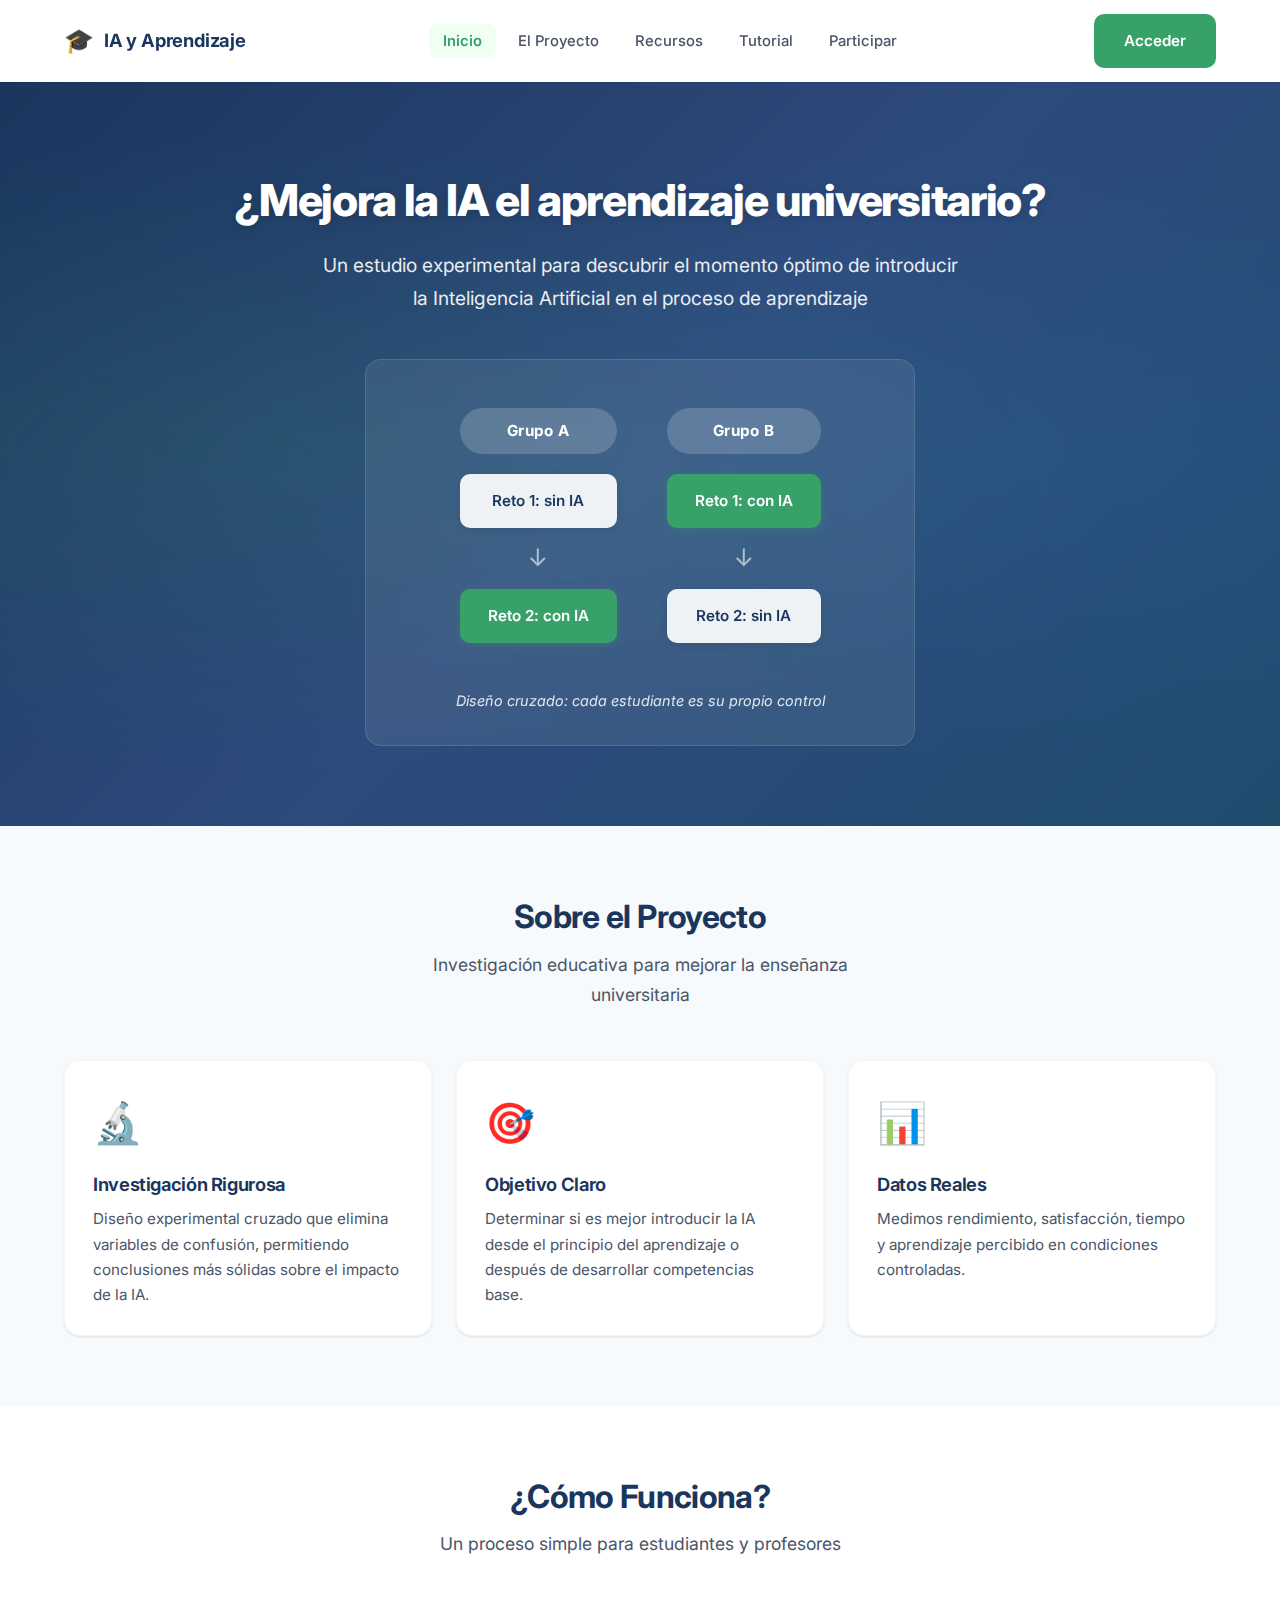
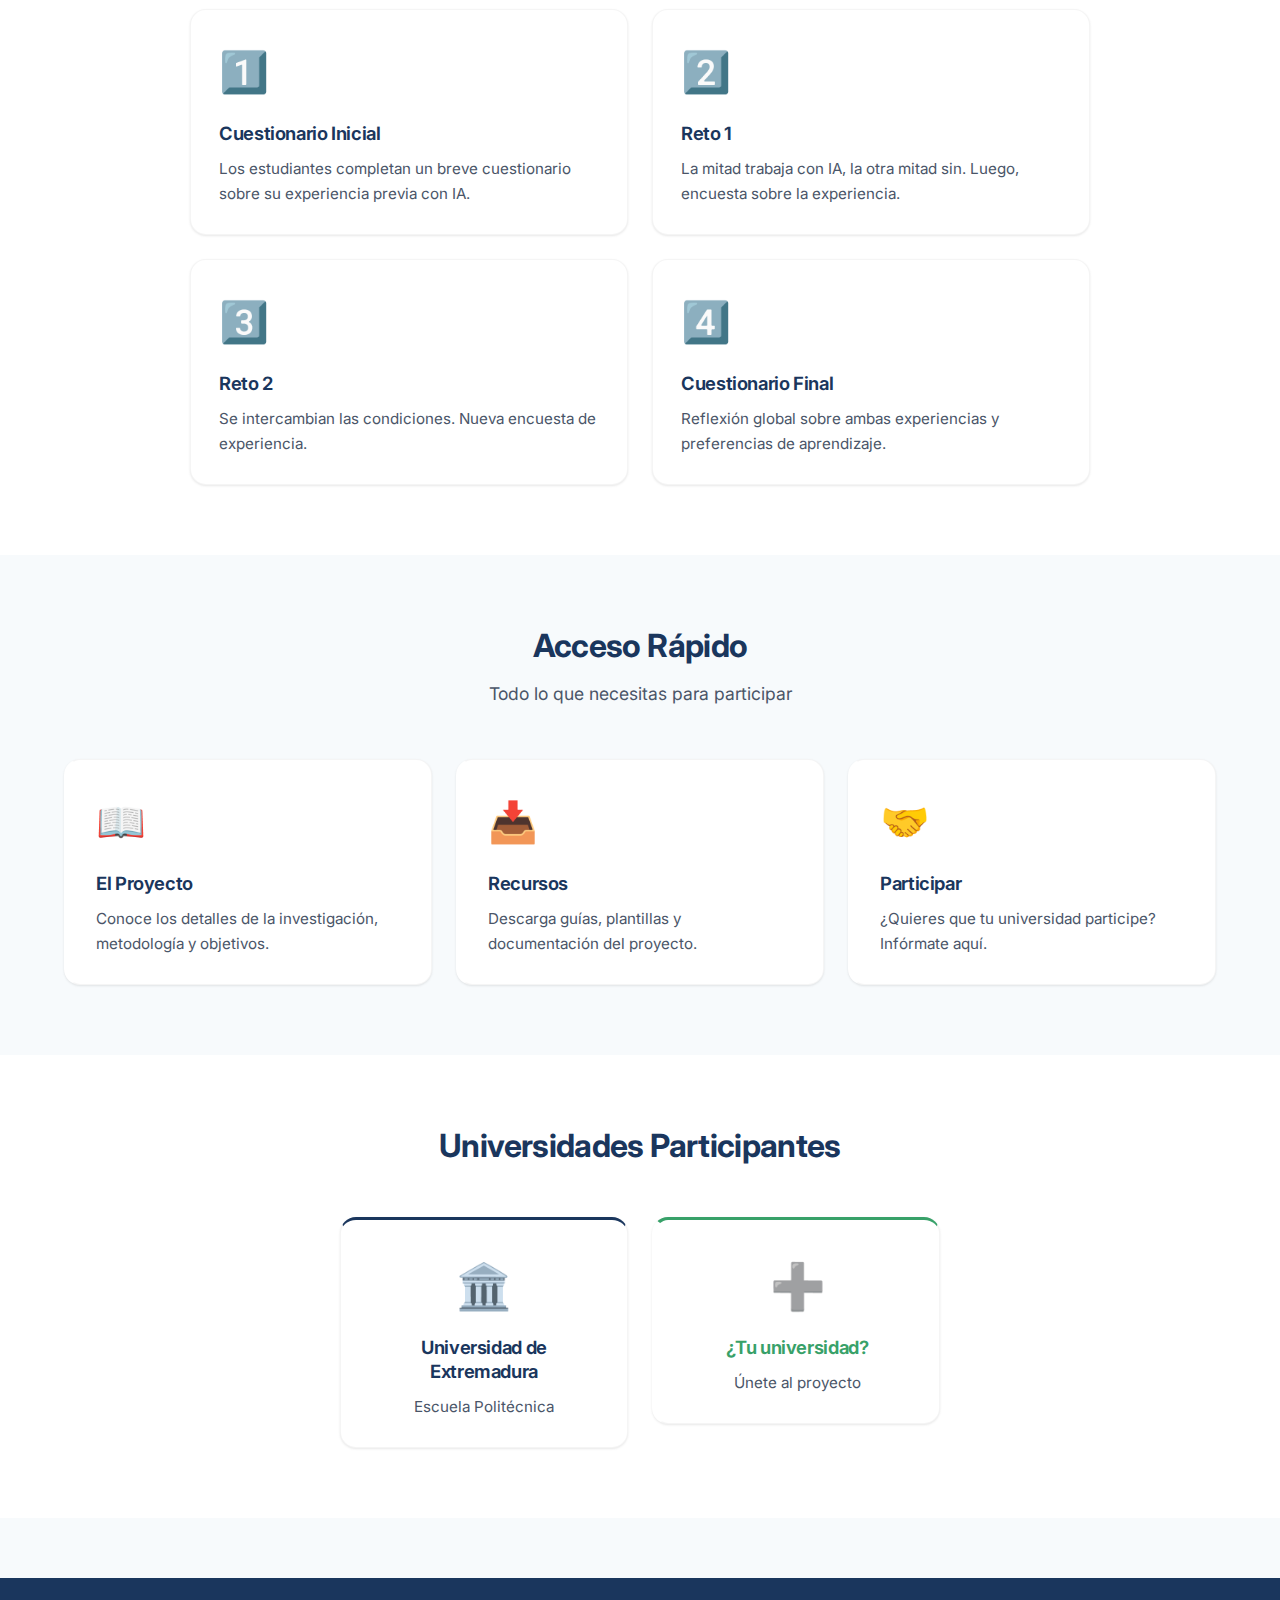
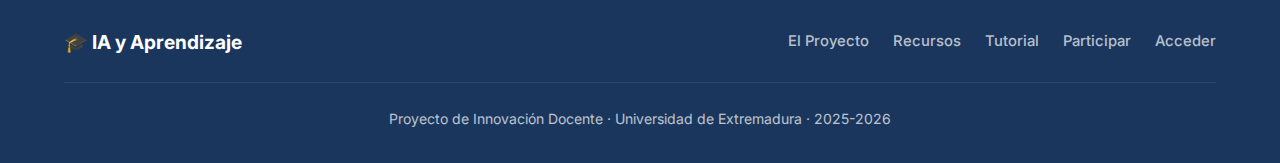
<file: public/index.html>
<!DOCTYPE html>
<html lang="es">
<head>
    <meta charset="UTF-8">
    <meta name="viewport" content="width=device-width, initial-scale=1.0">
    <title>IA y Aprendizaje - Proyecto de Innovación Docente</title>
    <link rel="preconnect" href="https://fonts.googleapis.com">
    <link rel="preconnect" href="https://fonts.gstatic.com" crossorigin>
    <link href="https://fonts.googleapis.com/css2?family=Inter:wght@400;500;600;700;800&display=swap" rel="stylesheet">
    <link rel="stylesheet" href="css/styles.css">
    <link rel="icon" type="image/svg+xml" href="data:image/svg+xml,<svg xmlns='http://www.w3.org/2000/svg' viewBox='0 0 100 100'><text y='.9em' font-size='90'>🎓</text></svg>">
</head>
<body>
    <!-- Navegación -->
    <nav class="navbar">
        <div class="container">
            <div class="navbar-content">
                <a href="/" class="navbar-brand">
                    <span class="navbar-logo">🎓</span>
                    <span>IA y Aprendizaje</span>
                </a>
                <button class="navbar-toggle" onclick="document.querySelector('.navbar-menu').classList.toggle('active')" aria-label="Menú">☰</button>
                <ul class="navbar-menu">
                    <li><a href="/" class="active">Inicio</a></li>
                    <li><a href="proyecto.html">El Proyecto</a></li>
                    <li><a href="recursos.html">Recursos</a></li>
                    <li><a href="tutorial.html">Tutorial</a></li>
                    <li><a href="participar.html">Participar</a></li>
                </ul>
                <div class="navbar-actions">
                    <a href="app/login.html" class="btn btn-primary">Acceder</a>
                </div>
            </div>
        </div>
    </nav>

    <!-- Hero Section -->
    <section class="hero">
        <div class="container">
            <h1>¿Mejora la IA el aprendizaje universitario?</h1>
            <p class="subtitle">
                Un estudio experimental para descubrir el momento óptimo de introducir
                la Inteligencia Artificial en el proceso de aprendizaje
            </p>

            <div class="hero-diagram">
                <div class="crossover-diagram">
                    <div class="group-column">
                        <div class="group-label">Grupo A</div>
                        <div class="reto-box reto-sin-ia">Reto 1: sin IA</div>
                        <div class="arrow-down">↓</div>
                        <div class="reto-box reto-con-ia">Reto 2: con IA</div>
                    </div>
                    <div class="group-column">
                        <div class="group-label">Grupo B</div>
                        <div class="reto-box reto-con-ia">Reto 1: con IA</div>
                        <div class="arrow-down">↓</div>
                        <div class="reto-box reto-sin-ia">Reto 2: sin IA</div>
                    </div>
                </div>
                <p class="diagram-note">Diseño cruzado: cada estudiante es su propio control</p>
            </div>
        </div>
    </section>

    <!-- Qué es el proyecto -->
    <section class="section">
        <div class="container">
            <div class="section-title">
                <h2>Sobre el Proyecto</h2>
                <p>Investigación educativa para mejorar la enseñanza universitaria</p>
            </div>

            <div class="cards-grid">
                <div class="card">
                    <div class="card-icon">🔬</div>
                    <h3>Investigación Rigurosa</h3>
                    <p>Diseño experimental cruzado que elimina variables de confusión, permitiendo conclusiones más sólidas sobre el impacto de la IA.</p>
                </div>
                <div class="card">
                    <div class="card-icon">🎯</div>
                    <h3>Objetivo Claro</h3>
                    <p>Determinar si es mejor introducir la IA desde el principio del aprendizaje o después de desarrollar competencias base.</p>
                </div>
                <div class="card">
                    <div class="card-icon">📊</div>
                    <h3>Datos Reales</h3>
                    <p>Medimos rendimiento, satisfacción, tiempo y aprendizaje percibido en condiciones controladas.</p>
                </div>
            </div>
        </div>
    </section>

    <!-- Cómo funciona -->
    <section class="section" style="background: var(--blanco);">
        <div class="container">
            <div class="section-title">
                <h2>¿Cómo Funciona?</h2>
                <p>Un proceso simple para estudiantes y profesores</p>
            </div>

            <div class="cards-grid cards-grid-2x2">
                <div class="card">
                    <div class="card-icon">1️⃣</div>
                    <h3>Cuestionario Inicial</h3>
                    <p>Los estudiantes completan un breve cuestionario sobre su experiencia previa con IA.</p>
                </div>
                <div class="card">
                    <div class="card-icon">2️⃣</div>
                    <h3>Reto 1</h3>
                    <p>La mitad trabaja con IA, la otra mitad sin. Luego, encuesta sobre la experiencia.</p>
                </div>
                <div class="card">
                    <div class="card-icon">3️⃣</div>
                    <h3>Reto 2</h3>
                    <p>Se intercambian las condiciones. Nueva encuesta de experiencia.</p>
                </div>
                <div class="card">
                    <div class="card-icon">4️⃣</div>
                    <h3>Cuestionario Final</h3>
                    <p>Reflexión global sobre ambas experiencias y preferencias de aprendizaje.</p>
                </div>
            </div>
        </div>
    </section>

    <!-- Accesos rápidos -->
    <section class="section">
        <div class="container">
            <div class="section-title">
                <h2>Acceso Rápido</h2>
                <p>Todo lo que necesitas para participar</p>
            </div>

            <div class="cards-grid">
                <a href="proyecto.html" class="card-link">
                    <div class="card">
                        <div class="card-icon">📖</div>
                        <h3>El Proyecto</h3>
                        <p>Conoce los detalles de la investigación, metodología y objetivos.</p>
                    </div>
                </a>
                <a href="recursos.html" class="card-link">
                    <div class="card">
                        <div class="card-icon">📥</div>
                        <h3>Recursos</h3>
                        <p>Descarga guías, plantillas y documentación del proyecto.</p>
                    </div>
                </a>
                <a href="participar.html" class="card-link">
                    <div class="card">
                        <div class="card-icon">🤝</div>
                        <h3>Participar</h3>
                        <p>¿Quieres que tu universidad participe? Infórmate aquí.</p>
                    </div>
                </a>
            </div>
        </div>
    </section>

    <!-- Universidades participantes -->
    <section class="section" style="background: var(--blanco);">
        <div class="container">
            <div class="section-title">
                <h2>Universidades Participantes</h2>
            </div>
            <div class="cards-grid" style="max-width: 600px; margin: 0 auto; grid-template-columns: 1fr 1fr;">
                <div class="card" style="text-align: center; border-top: 3px solid var(--azul-primario);">
                    <div style="font-size: 2.8rem; margin-bottom: 12px;">🏛️</div>
                    <h3>Universidad de Extremadura</h3>
                    <p>Escuela Politécnica</p>
                </div>
                <a href="participar.html" class="card-link">
                    <div class="card" style="text-align: center; border-top: 3px solid var(--verde-primario);">
                        <div style="font-size: 2.8rem; margin-bottom: 12px; opacity: 0.6;">➕</div>
                        <h3 style="color: var(--verde-primario);">¿Tu universidad?</h3>
                        <p>Únete al proyecto</p>
                    </div>
                </a>
            </div>
        </div>
    </section>

    <!-- Footer -->
    <footer class="footer">
        <div class="container">
            <div class="footer-content">
                <div class="footer-brand">
                    🎓 IA y Aprendizaje
                </div>
                <div class="footer-links">
                    <a href="proyecto.html">El Proyecto</a>
                    <a href="recursos.html">Recursos</a>
                    <a href="tutorial.html">Tutorial</a>
                    <a href="participar.html">Participar</a>
                    <a href="app/login.html">Acceder</a>
                </div>
            </div>
            <div class="footer-copy">
                Proyecto de Innovación Docente · Universidad de Extremadura · 2025-2026
            </div>
        </div>
    </footer>
</body>
</html>
</file>
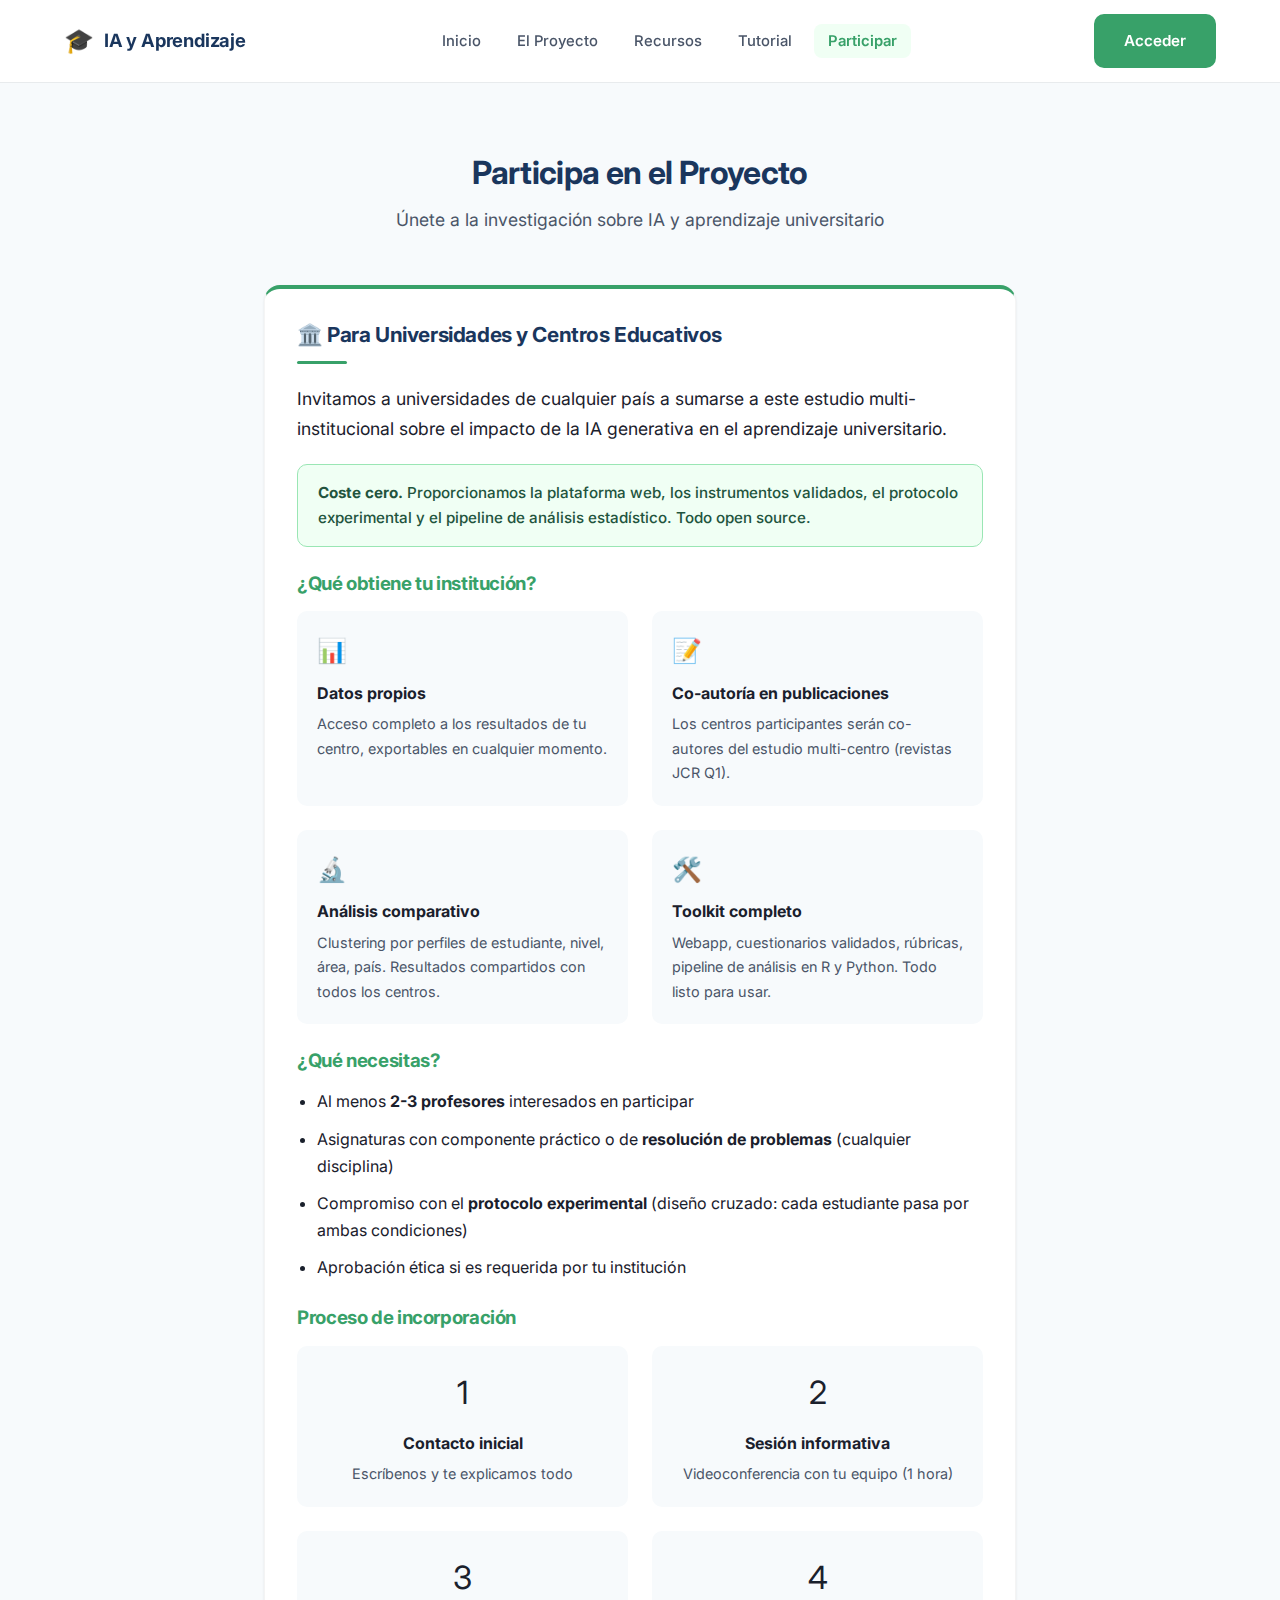
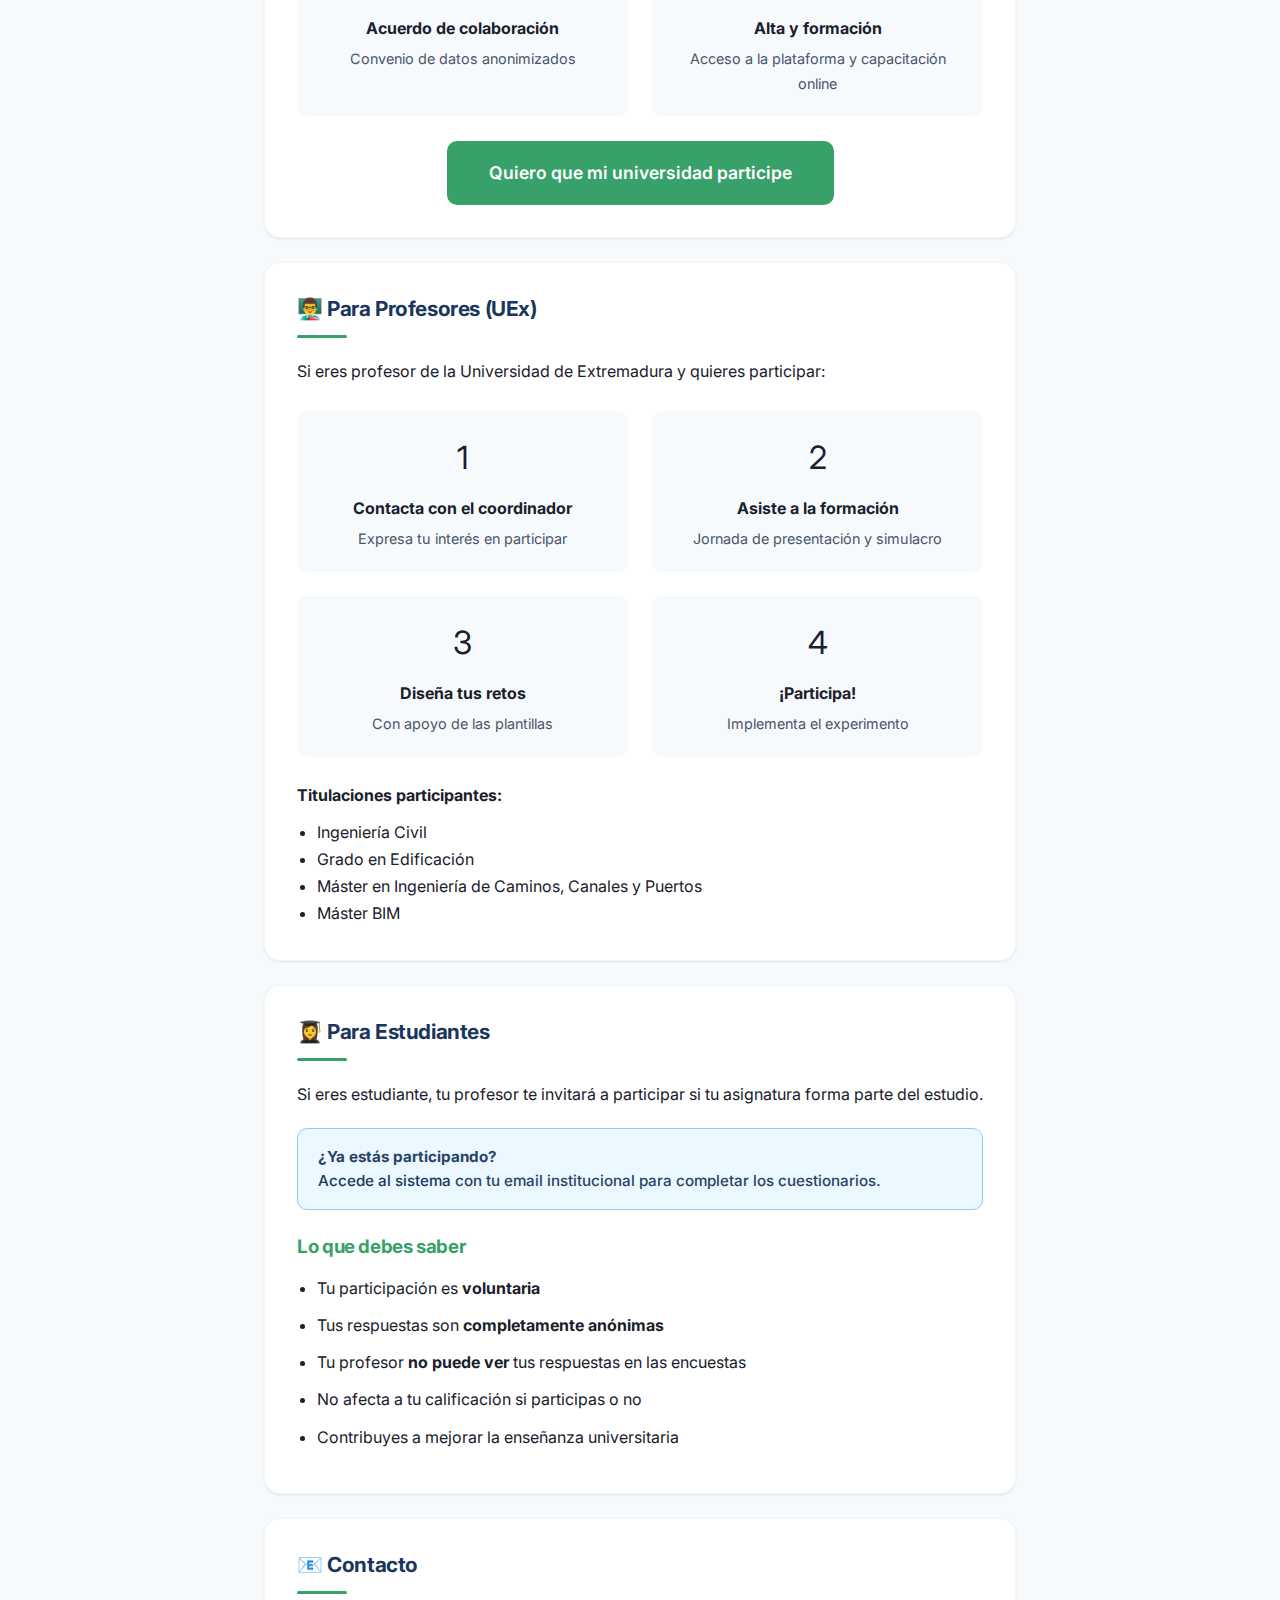
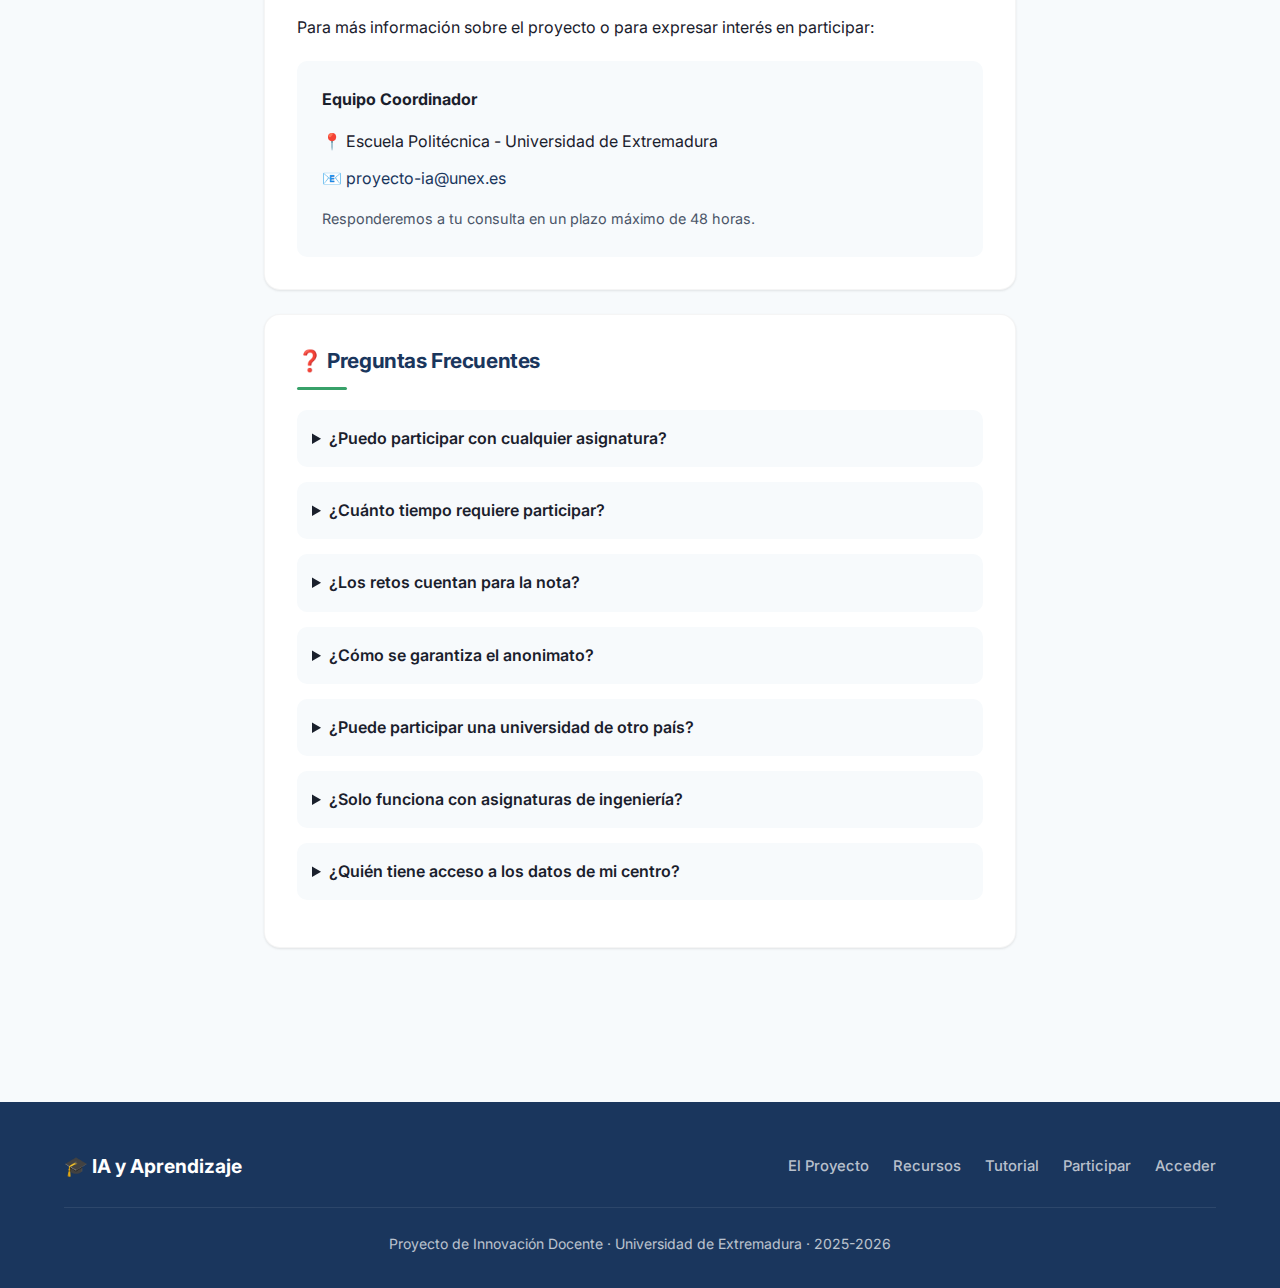
<file: public/participar.html>
<!DOCTYPE html>
<html lang="es">
<head>
    <meta charset="UTF-8">
    <meta name="viewport" content="width=device-width, initial-scale=1.0">
    <title>Participar - IA y Aprendizaje</title>
    <link rel="preconnect" href="https://fonts.googleapis.com">
    <link rel="preconnect" href="https://fonts.gstatic.com" crossorigin>
    <link href="https://fonts.googleapis.com/css2?family=Inter:wght@400;500;600;700;800&display=swap" rel="stylesheet">
    <link rel="stylesheet" href="css/styles.css">
    <link rel="icon" type="image/svg+xml" href="data:image/svg+xml,<svg xmlns='http://www.w3.org/2000/svg' viewBox='0 0 100 100'><text y='.9em' font-size='90'>🎓</text></svg>">
</head>
<body>
    <!-- Navegación -->
    <nav class="navbar">
        <div class="container">
            <div class="navbar-content">
                <a href="/" class="navbar-brand">
                    <span class="navbar-logo">🎓</span>
                    <span>IA y Aprendizaje</span>
                </a>
                <button class="navbar-toggle" onclick="document.querySelector('.navbar-menu').classList.toggle('active')" aria-label="Menú">☰</button>
                <ul class="navbar-menu">
                    <li><a href="/">Inicio</a></li>
                    <li><a href="proyecto.html">El Proyecto</a></li>
                    <li><a href="recursos.html">Recursos</a></li>
                    <li><a href="tutorial.html">Tutorial</a></li>
                    <li><a href="participar.html" class="active">Participar</a></li>
                </ul>
                <div class="navbar-actions">
                    <a href="app/login.html" class="btn btn-primary">Acceder</a>
                </div>
            </div>
        </div>
    </nav>

    <!-- Contenido -->
    <section class="section">
        <div class="container-narrow">
            <div class="section-title">
                <h2>Participa en el Proyecto</h2>
                <p>Únete a la investigación sobre IA y aprendizaje universitario</p>
            </div>

            <!-- Para universidades -->
            <div class="form-card" style="border-top: 4px solid var(--verde-primario);">
                <h2>🏛️ Para Universidades y Centros Educativos</h2>
                <p style="font-size: 1.1rem;">
                    Invitamos a universidades de cualquier país a sumarse a este estudio multi-institucional
                    sobre el impacto de la IA generativa en el aprendizaje universitario.
                </p>

                <div class="alert alert-success" style="margin: 20px 0;">
                    <strong>Coste cero.</strong> Proporcionamos la plataforma web, los instrumentos validados,
                    el protocolo experimental y el pipeline de análisis estadístico. Todo open source.
                </div>

                <h3 style="color: var(--verde-primario); margin: 25px 0 15px;">¿Qué obtiene tu institución?</h3>
                <div class="cards-grid" style="margin: 15px 0;">
                    <div style="background: var(--gris-fondo); padding: 20px; border-radius: var(--radio-borde);">
                        <div style="font-size: 1.5rem; margin-bottom: 8px;">📊</div>
                        <strong>Datos propios</strong>
                        <p style="font-size: 0.9rem; color: var(--gris-oscuro); margin-top: 5px;">
                            Acceso completo a los resultados de tu centro, exportables en cualquier momento.
                        </p>
                    </div>
                    <div style="background: var(--gris-fondo); padding: 20px; border-radius: var(--radio-borde);">
                        <div style="font-size: 1.5rem; margin-bottom: 8px;">📝</div>
                        <strong>Co-autoría en publicaciones</strong>
                        <p style="font-size: 0.9rem; color: var(--gris-oscuro); margin-top: 5px;">
                            Los centros participantes serán co-autores del estudio multi-centro (revistas JCR Q1).
                        </p>
                    </div>
                    <div style="background: var(--gris-fondo); padding: 20px; border-radius: var(--radio-borde);">
                        <div style="font-size: 1.5rem; margin-bottom: 8px;">🔬</div>
                        <strong>Análisis comparativo</strong>
                        <p style="font-size: 0.9rem; color: var(--gris-oscuro); margin-top: 5px;">
                            Clustering por perfiles de estudiante, nivel, área, país. Resultados compartidos con todos los centros.
                        </p>
                    </div>
                    <div style="background: var(--gris-fondo); padding: 20px; border-radius: var(--radio-borde);">
                        <div style="font-size: 1.5rem; margin-bottom: 8px;">🛠️</div>
                        <strong>Toolkit completo</strong>
                        <p style="font-size: 0.9rem; color: var(--gris-oscuro); margin-top: 5px;">
                            Webapp, cuestionarios validados, rúbricas, pipeline de análisis en R y Python. Todo listo para usar.
                        </p>
                    </div>
                </div>

                <h3 style="color: var(--verde-primario); margin: 25px 0 15px;">¿Qué necesitas?</h3>
                <ul style="padding-left: 20px;">
                    <li style="margin-bottom: 10px;">Al menos <strong>2-3 profesores</strong> interesados en participar</li>
                    <li style="margin-bottom: 10px;">Asignaturas con componente práctico o de <strong>resolución de problemas</strong> (cualquier disciplina)</li>
                    <li style="margin-bottom: 10px;">Compromiso con el <strong>protocolo experimental</strong> (diseño cruzado: cada estudiante pasa por ambas condiciones)</li>
                    <li style="margin-bottom: 10px;">Aprobación ética si es requerida por tu institución</li>
                </ul>

                <h3 style="color: var(--verde-primario); margin: 25px 0 15px;">Proceso de incorporación</h3>
                <div class="cards-grid cards-grid-2x2" style="margin: 15px 0;">
                    <div style="background: var(--gris-fondo); padding: 20px; border-radius: var(--radio-borde); text-align: center;">
                        <div style="font-size: 2rem; margin-bottom: 10px;">1</div>
                        <strong>Contacto inicial</strong>
                        <p style="font-size: 0.9rem; color: var(--gris-oscuro); margin-top: 5px;">Escríbenos y te explicamos todo</p>
                    </div>
                    <div style="background: var(--gris-fondo); padding: 20px; border-radius: var(--radio-borde); text-align: center;">
                        <div style="font-size: 2rem; margin-bottom: 10px;">2</div>
                        <strong>Sesión informativa</strong>
                        <p style="font-size: 0.9rem; color: var(--gris-oscuro); margin-top: 5px;">Videoconferencia con tu equipo (1 hora)</p>
                    </div>
                    <div style="background: var(--gris-fondo); padding: 20px; border-radius: var(--radio-borde); text-align: center;">
                        <div style="font-size: 2rem; margin-bottom: 10px;">3</div>
                        <strong>Acuerdo de colaboración</strong>
                        <p style="font-size: 0.9rem; color: var(--gris-oscuro); margin-top: 5px;">Convenio de datos anonimizados</p>
                    </div>
                    <div style="background: var(--gris-fondo); padding: 20px; border-radius: var(--radio-borde); text-align: center;">
                        <div style="font-size: 2rem; margin-bottom: 10px;">4</div>
                        <strong>Alta y formación</strong>
                        <p style="font-size: 0.9rem; color: var(--gris-oscuro); margin-top: 5px;">Acceso a la plataforma y capacitación online</p>
                    </div>
                </div>

                <div style="text-align: center; margin-top: 25px;">
                    <a href="mailto:proyecto-ia@unex.es?subject=Interés en participar en estudio IA y Aprendizaje&body=Hola,%0A%0ASoy [nombre] de [universidad/centro].%0A%0AEstamos interesados en participar en el estudio multi-institucional sobre IA y aprendizaje.%0A%0ADatos de contacto:%0A- Universidad/Centro: %0A- País: %0A- Número de profesores interesados: %0A- Áreas/disciplinas: %0A%0AGracias."
                       class="btn btn-primary" style="font-size: 1.1rem; padding: 15px 40px;">
                        Quiero que mi universidad participe
                    </a>
                </div>
            </div>

            <!-- Para profesores (ya participantes) -->
            <div class="form-card">
                <h2>👨‍🏫 Para Profesores (UEx)</h2>
                <p>Si eres profesor de la Universidad de Extremadura y quieres participar:</p>

                <div class="cards-grid" style="margin: 25px 0;">
                    <div style="background: var(--gris-fondo); padding: 20px; border-radius: var(--radio-borde); text-align: center;">
                        <div style="font-size: 2rem; margin-bottom: 10px;">1</div>
                        <strong>Contacta con el coordinador</strong>
                        <p style="font-size: 0.9rem; color: var(--gris-oscuro); margin-top: 5px;">Expresa tu interés en participar</p>
                    </div>
                    <div style="background: var(--gris-fondo); padding: 20px; border-radius: var(--radio-borde); text-align: center;">
                        <div style="font-size: 2rem; margin-bottom: 10px;">2</div>
                        <strong>Asiste a la formación</strong>
                        <p style="font-size: 0.9rem; color: var(--gris-oscuro); margin-top: 5px;">Jornada de presentación y simulacro</p>
                    </div>
                    <div style="background: var(--gris-fondo); padding: 20px; border-radius: var(--radio-borde); text-align: center;">
                        <div style="font-size: 2rem; margin-bottom: 10px;">3</div>
                        <strong>Diseña tus retos</strong>
                        <p style="font-size: 0.9rem; color: var(--gris-oscuro); margin-top: 5px;">Con apoyo de las plantillas</p>
                    </div>
                    <div style="background: var(--gris-fondo); padding: 20px; border-radius: var(--radio-borde); text-align: center;">
                        <div style="font-size: 2rem; margin-bottom: 10px;">4</div>
                        <strong>¡Participa!</strong>
                        <p style="font-size: 0.9rem; color: var(--gris-oscuro); margin-top: 5px;">Implementa el experimento</p>
                    </div>
                </div>

                <p><strong>Titulaciones participantes:</strong></p>
                <ul style="padding-left: 20px; margin-top: 10px;">
                    <li>Ingeniería Civil</li>
                    <li>Grado en Edificación</li>
                    <li>Máster en Ingeniería de Caminos, Canales y Puertos</li>
                    <li>Máster BIM</li>
                </ul>
            </div>

            <!-- Para estudiantes -->
            <div class="form-card">
                <h2>👩‍🎓 Para Estudiantes</h2>
                <p>Si eres estudiante, tu profesor te invitará a participar si tu asignatura forma parte del estudio.</p>

                <div class="alert alert-info" style="margin-top: 20px;">
                    <strong>¿Ya estás participando?</strong><br>
                    <a href="app/login.html">Accede al sistema</a> con tu email institucional para completar los cuestionarios.
                </div>

                <h3 style="color: var(--verde-primario); margin: 25px 0 15px;">Lo que debes saber</h3>
                <ul style="padding-left: 20px;">
                    <li style="margin-bottom: 10px;">Tu participación es <strong>voluntaria</strong></li>
                    <li style="margin-bottom: 10px;">Tus respuestas son <strong>completamente anónimas</strong></li>
                    <li style="margin-bottom: 10px;">Tu profesor <strong>no puede ver</strong> tus respuestas en las encuestas</li>
                    <li style="margin-bottom: 10px;">No afecta a tu calificación si participas o no</li>
                    <li style="margin-bottom: 10px;">Contribuyes a mejorar la enseñanza universitaria</li>
                </ul>
            </div>

            <!-- Contacto -->
            <div class="form-card">
                <h2>📧 Contacto</h2>
                <p>Para más información sobre el proyecto o para expresar interés en participar:</p>

                <div style="background: var(--gris-fondo); padding: 25px; border-radius: var(--radio-borde); margin-top: 20px;">
                    <p style="margin-bottom: 15px;"><strong>Equipo Coordinador</strong></p>
                    <p style="margin-bottom: 10px;">📍 Escuela Politécnica - Universidad de Extremadura</p>
                    <p style="margin-bottom: 10px;">📧 <a href="mailto:proyecto-ia@unex.es">proyecto-ia@unex.es</a></p>
                    <p style="color: var(--gris-oscuro); font-size: 0.9rem; margin-top: 15px;">
                        Responderemos a tu consulta en un plazo máximo de 48 horas.
                    </p>
                </div>
            </div>

            <!-- FAQ -->
            <div class="form-card">
                <h2>❓ Preguntas Frecuentes</h2>

                <details style="margin-bottom: 15px; padding: 15px; background: var(--gris-fondo); border-radius: var(--radio-borde);">
                    <summary style="cursor: pointer; font-weight: 600;">¿Puedo participar con cualquier asignatura?</summary>
                    <p style="margin-top: 10px; color: var(--gris-oscuro);">
                        Sí, siempre que puedas diseñar dos retos de dificultad equivalente que permitan evaluar competencias.
                        Funciona mejor con asignaturas que tengan componente práctico o de resolución de problemas.
                    </p>
                </details>

                <details style="margin-bottom: 15px; padding: 15px; background: var(--gris-fondo); border-radius: var(--radio-borde);">
                    <summary style="cursor: pointer; font-weight: 600;">¿Cuánto tiempo requiere participar?</summary>
                    <p style="margin-top: 10px; color: var(--gris-oscuro);">
                        Para profesores: ~2 horas de formación + tiempo normal de evaluación con rúbrica.<br>
                        Para estudiantes: ~25 minutos totales en cuestionarios (repartidos en 4 semanas).
                    </p>
                </details>

                <details style="margin-bottom: 15px; padding: 15px; background: var(--gris-fondo); border-radius: var(--radio-borde);">
                    <summary style="cursor: pointer; font-weight: 600;">¿Los retos cuentan para la nota?</summary>
                    <p style="margin-top: 10px; color: var(--gris-oscuro);">
                        Eso lo decide cada profesor. Los retos pueden ser parte de la evaluación normal de la asignatura.
                        Lo que no afecta a la nota es si el estudiante completa o no los cuestionarios de investigación.
                    </p>
                </details>

                <details style="margin-bottom: 15px; padding: 15px; background: var(--gris-fondo); border-radius: var(--radio-borde);">
                    <summary style="cursor: pointer; font-weight: 600;">¿Cómo se garantiza el anonimato?</summary>
                    <p style="margin-top: 10px; color: var(--gris-oscuro);">
                        Usamos códigos anónimos generados mediante hash criptográfico. El profesor no tiene acceso
                        a las respuestas individuales de los cuestionarios, solo ve estadísticas agregadas.
                    </p>
                </details>

                <details style="margin-bottom: 15px; padding: 15px; background: var(--gris-fondo); border-radius: var(--radio-borde);">
                    <summary style="cursor: pointer; font-weight: 600;">¿Puede participar una universidad de otro país?</summary>
                    <p style="margin-top: 10px; color: var(--gris-oscuro);">
                        Sí. La plataforma está abierta a universidades de cualquier país. Los instrumentos
                        están en español, pero estamos preparando versiones en inglés y portugués.
                        Los datos de cada centro se mantienen separados y cada institución tiene acceso
                        exclusivo a sus propios resultados.
                    </p>
                </details>

                <details style="margin-bottom: 15px; padding: 15px; background: var(--gris-fondo); border-radius: var(--radio-borde);">
                    <summary style="cursor: pointer; font-weight: 600;">¿Solo funciona con asignaturas de ingeniería?</summary>
                    <p style="margin-top: 10px; color: var(--gris-oscuro);">
                        No. El diseño crossover es aplicable a cualquier disciplina donde se puedan
                        plantear retos o problemas evaluables: ciencias, humanidades, ciencias sociales,
                        ciencias de la salud, etc. El protocolo y los instrumentos son adaptables.
                    </p>
                </details>

                <details style="margin-bottom: 15px; padding: 15px; background: var(--gris-fondo); border-radius: var(--radio-borde);">
                    <summary style="cursor: pointer; font-weight: 600;">¿Quién tiene acceso a los datos de mi centro?</summary>
                    <p style="margin-top: 10px; color: var(--gris-oscuro);">
                        Cada centro tiene acceso exclusivo a sus datos individuales. Los datos agregados
                        y anonimizados se comparten para el análisis multi-centro, siempre bajo un
                        acuerdo de colaboración firmado entre las instituciones.
                    </p>
                </details>
            </div>
        </div>
    </section>

    <!-- Footer -->
    <footer class="footer">
        <div class="container">
            <div class="footer-content">
                <div class="footer-brand">🎓 IA y Aprendizaje</div>
                <div class="footer-links">
                    <a href="proyecto.html">El Proyecto</a>
                    <a href="recursos.html">Recursos</a>
                    <a href="tutorial.html">Tutorial</a>
                    <a href="participar.html">Participar</a>
                    <a href="app/login.html">Acceder</a>
                </div>
            </div>
            <div class="footer-copy">
                Proyecto de Innovación Docente · Universidad de Extremadura · 2025-2026
            </div>
        </div>
    </footer>
</body>
</html>
</file>
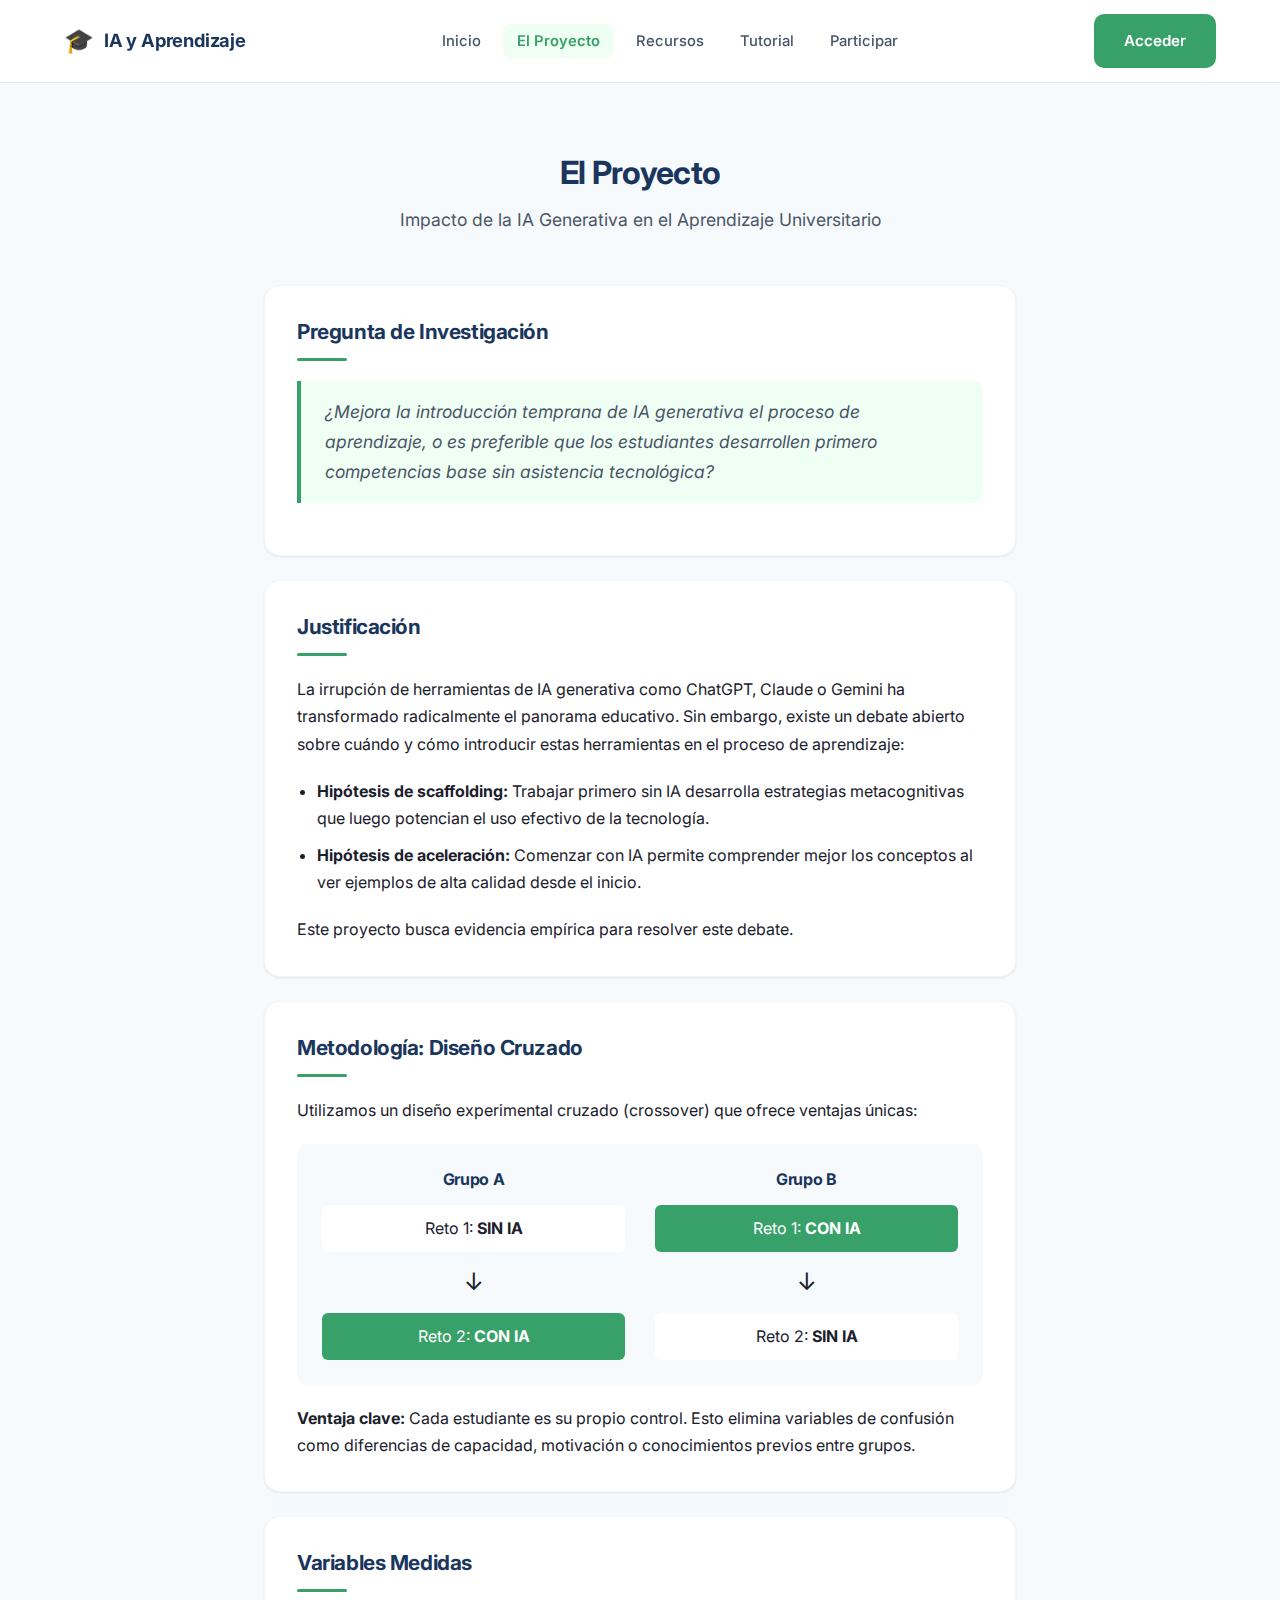
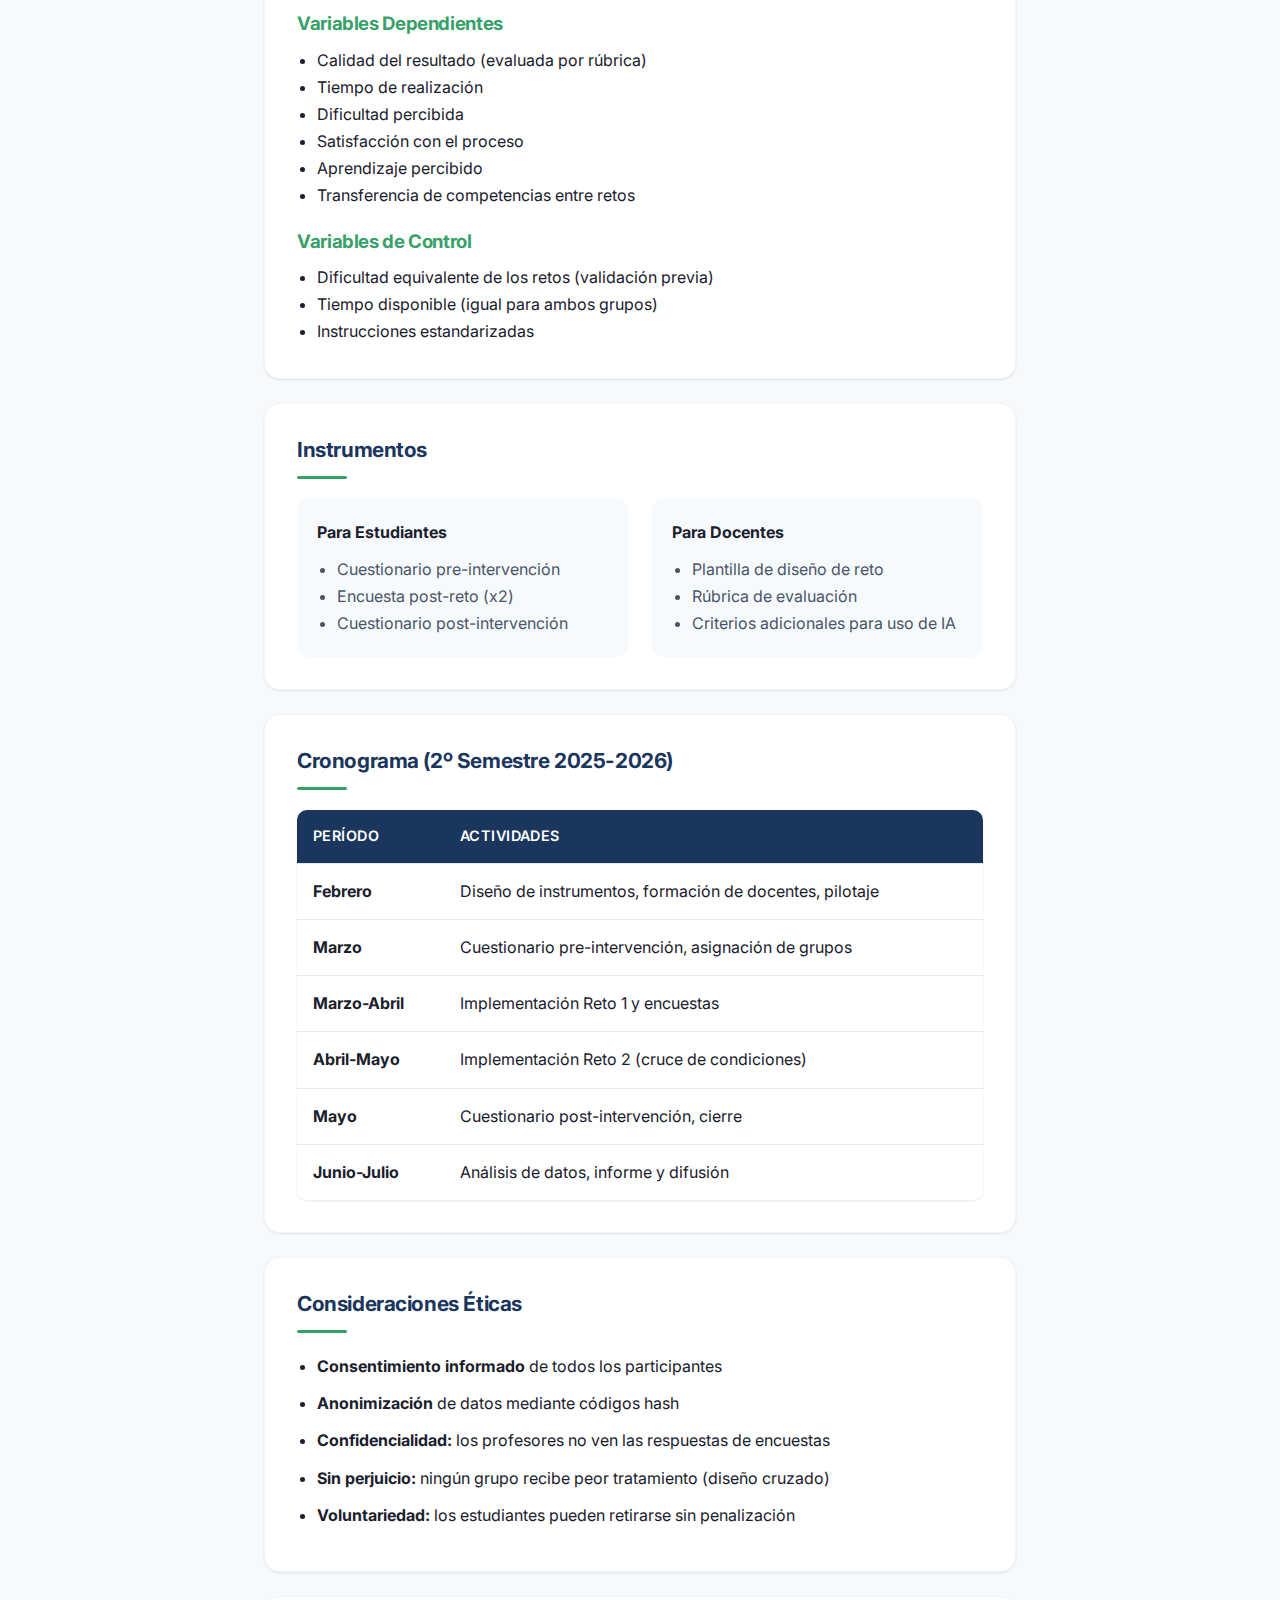
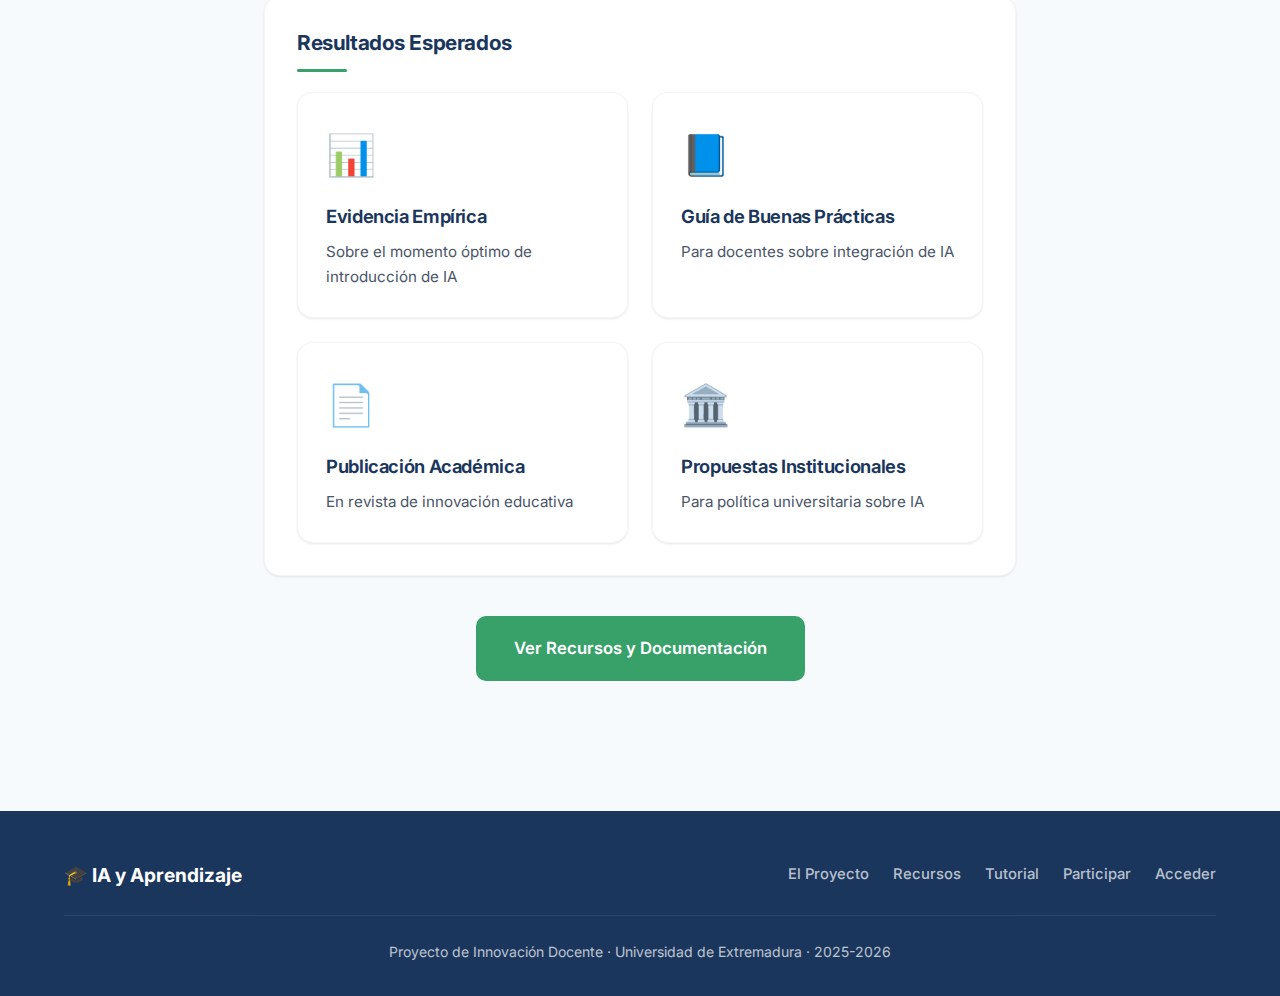
<file: public/proyecto.html>
<!DOCTYPE html>
<html lang="es">
<head>
    <meta charset="UTF-8">
    <meta name="viewport" content="width=device-width, initial-scale=1.0">
    <title>El Proyecto - IA y Aprendizaje</title>
    <link rel="preconnect" href="https://fonts.googleapis.com">
    <link rel="preconnect" href="https://fonts.gstatic.com" crossorigin>
    <link href="https://fonts.googleapis.com/css2?family=Inter:wght@400;500;600;700;800&display=swap" rel="stylesheet">
    <link rel="stylesheet" href="css/styles.css">
    <link rel="icon" type="image/svg+xml" href="data:image/svg+xml,<svg xmlns='http://www.w3.org/2000/svg' viewBox='0 0 100 100'><text y='.9em' font-size='90'>🎓</text></svg>">
</head>
<body>
    <!-- Navegación -->
    <nav class="navbar">
        <div class="container">
            <div class="navbar-content">
                <a href="/" class="navbar-brand">
                    <span class="navbar-logo">🎓</span>
                    <span>IA y Aprendizaje</span>
                </a>
                <button class="navbar-toggle" onclick="document.querySelector('.navbar-menu').classList.toggle('active')" aria-label="Menú">☰</button>
                <ul class="navbar-menu">
                    <li><a href="/">Inicio</a></li>
                    <li><a href="proyecto.html" class="active">El Proyecto</a></li>
                    <li><a href="recursos.html">Recursos</a></li>
                    <li><a href="tutorial.html">Tutorial</a></li>
                    <li><a href="participar.html">Participar</a></li>
                </ul>
                <div class="navbar-actions">
                    <a href="app/login.html" class="btn btn-primary">Acceder</a>
                </div>
            </div>
        </div>
    </nav>

    <!-- Contenido -->
    <section class="section">
        <div class="container-narrow">
            <div class="section-title">
                <h2>El Proyecto</h2>
                <p>Impacto de la IA Generativa en el Aprendizaje Universitario</p>
            </div>

            <div class="form-card">
                <h2>Pregunta de Investigación</h2>
                <blockquote>
                    ¿Mejora la introducción temprana de IA generativa el proceso de aprendizaje,
                    o es preferible que los estudiantes desarrollen primero competencias base
                    sin asistencia tecnológica?
                </blockquote>
            </div>

            <div class="form-card">
                <h2>Justificación</h2>
                <p>La irrupción de herramientas de IA generativa como ChatGPT, Claude o Gemini ha transformado radicalmente el panorama educativo. Sin embargo, existe un debate abierto sobre cuándo y cómo introducir estas herramientas en el proceso de aprendizaje:</p>

                <ul style="margin: 20px 0; padding-left: 20px;">
                    <li style="margin-bottom: 10px;"><strong>Hipótesis de scaffolding:</strong> Trabajar primero sin IA desarrolla estrategias metacognitivas que luego potencian el uso efectivo de la tecnología.</li>
                    <li style="margin-bottom: 10px;"><strong>Hipótesis de aceleración:</strong> Comenzar con IA permite comprender mejor los conceptos al ver ejemplos de alta calidad desde el inicio.</li>
                </ul>

                <p>Este proyecto busca evidencia empírica para resolver este debate.</p>
            </div>

            <div class="form-card">
                <h2>Metodología: Diseño Cruzado</h2>
                <p>Utilizamos un diseño experimental cruzado (crossover) que ofrece ventajas únicas:</p>

                <div style="background: var(--gris-fondo); padding: 25px; border-radius: var(--radio-borde); margin: 20px 0;">
                    <div style="display: grid; grid-template-columns: 1fr 1fr; gap: 30px; text-align: center;">
                        <div>
                            <h4 style="color: var(--azul-primario); margin-bottom: 15px;">Grupo A</h4>
                            <div style="background: var(--blanco); padding: 10px; border-radius: 6px; margin-bottom: 10px;">Reto 1: <strong>SIN IA</strong></div>
                            <div style="font-size: 1.5rem;">↓</div>
                            <div style="background: var(--verde-primario); color: white; padding: 10px; border-radius: 6px; margin-top: 10px;">Reto 2: <strong>CON IA</strong></div>
                        </div>
                        <div>
                            <h4 style="color: var(--azul-primario); margin-bottom: 15px;">Grupo B</h4>
                            <div style="background: var(--verde-primario); color: white; padding: 10px; border-radius: 6px; margin-bottom: 10px;">Reto 1: <strong>CON IA</strong></div>
                            <div style="font-size: 1.5rem;">↓</div>
                            <div style="background: var(--blanco); padding: 10px; border-radius: 6px; margin-top: 10px;">Reto 2: <strong>SIN IA</strong></div>
                        </div>
                    </div>
                </div>

                <p><strong>Ventaja clave:</strong> Cada estudiante es su propio control. Esto elimina variables de confusión como diferencias de capacidad, motivación o conocimientos previos entre grupos.</p>
            </div>

            <div class="form-card">
                <h2>Variables Medidas</h2>

                <h3 style="color: var(--verde-primario); margin: 20px 0 10px;">Variables Dependientes</h3>
                <ul style="padding-left: 20px;">
                    <li>Calidad del resultado (evaluada por rúbrica)</li>
                    <li>Tiempo de realización</li>
                    <li>Dificultad percibida</li>
                    <li>Satisfacción con el proceso</li>
                    <li>Aprendizaje percibido</li>
                    <li>Transferencia de competencias entre retos</li>
                </ul>

                <h3 style="color: var(--verde-primario); margin: 20px 0 10px;">Variables de Control</h3>
                <ul style="padding-left: 20px;">
                    <li>Dificultad equivalente de los retos (validación previa)</li>
                    <li>Tiempo disponible (igual para ambos grupos)</li>
                    <li>Instrucciones estandarizadas</li>
                </ul>
            </div>

            <div class="form-card">
                <h2>Instrumentos</h2>
                <div class="cards-grid" style="margin-top: 20px;">
                    <div style="background: var(--gris-fondo); padding: 20px; border-radius: var(--radio-borde);">
                        <strong>Para Estudiantes</strong>
                        <ul style="margin-top: 10px; padding-left: 20px; color: var(--gris-oscuro);">
                            <li>Cuestionario pre-intervención</li>
                            <li>Encuesta post-reto (x2)</li>
                            <li>Cuestionario post-intervención</li>
                        </ul>
                    </div>
                    <div style="background: var(--gris-fondo); padding: 20px; border-radius: var(--radio-borde);">
                        <strong>Para Docentes</strong>
                        <ul style="margin-top: 10px; padding-left: 20px; color: var(--gris-oscuro);">
                            <li>Plantilla de diseño de reto</li>
                            <li>Rúbrica de evaluación</li>
                            <li>Criterios adicionales para uso de IA</li>
                        </ul>
                    </div>
                </div>
            </div>

            <div class="form-card">
                <h2>Cronograma (2º Semestre 2025-2026)</h2>
                <table class="table" style="margin-top: 20px;">
                    <thead>
                        <tr>
                            <th>Período</th>
                            <th>Actividades</th>
                        </tr>
                    </thead>
                    <tbody>
                        <tr>
                            <td><strong>Febrero</strong></td>
                            <td>Diseño de instrumentos, formación de docentes, pilotaje</td>
                        </tr>
                        <tr>
                            <td><strong>Marzo</strong></td>
                            <td>Cuestionario pre-intervención, asignación de grupos</td>
                        </tr>
                        <tr>
                            <td><strong>Marzo-Abril</strong></td>
                            <td>Implementación Reto 1 y encuestas</td>
                        </tr>
                        <tr>
                            <td><strong>Abril-Mayo</strong></td>
                            <td>Implementación Reto 2 (cruce de condiciones)</td>
                        </tr>
                        <tr>
                            <td><strong>Mayo</strong></td>
                            <td>Cuestionario post-intervención, cierre</td>
                        </tr>
                        <tr>
                            <td><strong>Junio-Julio</strong></td>
                            <td>Análisis de datos, informe y difusión</td>
                        </tr>
                    </tbody>
                </table>
            </div>

            <div class="form-card">
                <h2>Consideraciones Éticas</h2>
                <ul style="padding-left: 20px;">
                    <li style="margin-bottom: 10px;"><strong>Consentimiento informado</strong> de todos los participantes</li>
                    <li style="margin-bottom: 10px;"><strong>Anonimización</strong> de datos mediante códigos hash</li>
                    <li style="margin-bottom: 10px;"><strong>Confidencialidad:</strong> los profesores no ven las respuestas de encuestas</li>
                    <li style="margin-bottom: 10px;"><strong>Sin perjuicio:</strong> ningún grupo recibe peor tratamiento (diseño cruzado)</li>
                    <li style="margin-bottom: 10px;"><strong>Voluntariedad:</strong> los estudiantes pueden retirarse sin penalización</li>
                </ul>
            </div>

            <div class="form-card">
                <h2>Resultados Esperados</h2>
                <div class="cards-grid" style="margin-top: 20px;">
                    <div class="card" style="margin: 0;">
                        <div class="card-icon">📊</div>
                        <h3>Evidencia Empírica</h3>
                        <p>Sobre el momento óptimo de introducción de IA</p>
                    </div>
                    <div class="card" style="margin: 0;">
                        <div class="card-icon">📘</div>
                        <h3>Guía de Buenas Prácticas</h3>
                        <p>Para docentes sobre integración de IA</p>
                    </div>
                    <div class="card" style="margin: 0;">
                        <div class="card-icon">📄</div>
                        <h3>Publicación Académica</h3>
                        <p>En revista de innovación educativa</p>
                    </div>
                    <div class="card" style="margin: 0;">
                        <div class="card-icon">🏛️</div>
                        <h3>Propuestas Institucionales</h3>
                        <p>Para política universitaria sobre IA</p>
                    </div>
                </div>
            </div>

            <div style="text-align: center; margin-top: 40px;">
                <a href="recursos.html" class="btn btn-primary btn-lg">Ver Recursos y Documentación</a>
            </div>
        </div>
    </section>

    <!-- Footer -->
    <footer class="footer">
        <div class="container">
            <div class="footer-content">
                <div class="footer-brand">🎓 IA y Aprendizaje</div>
                <div class="footer-links">
                    <a href="proyecto.html">El Proyecto</a>
                    <a href="recursos.html">Recursos</a>
                    <a href="tutorial.html">Tutorial</a>
                    <a href="participar.html">Participar</a>
                    <a href="app/login.html">Acceder</a>
                </div>
            </div>
            <div class="footer-copy">
                Proyecto de Innovación Docente · Universidad de Extremadura · 2025-2026
            </div>
        </div>
    </footer>
</body>
</html>
</file>
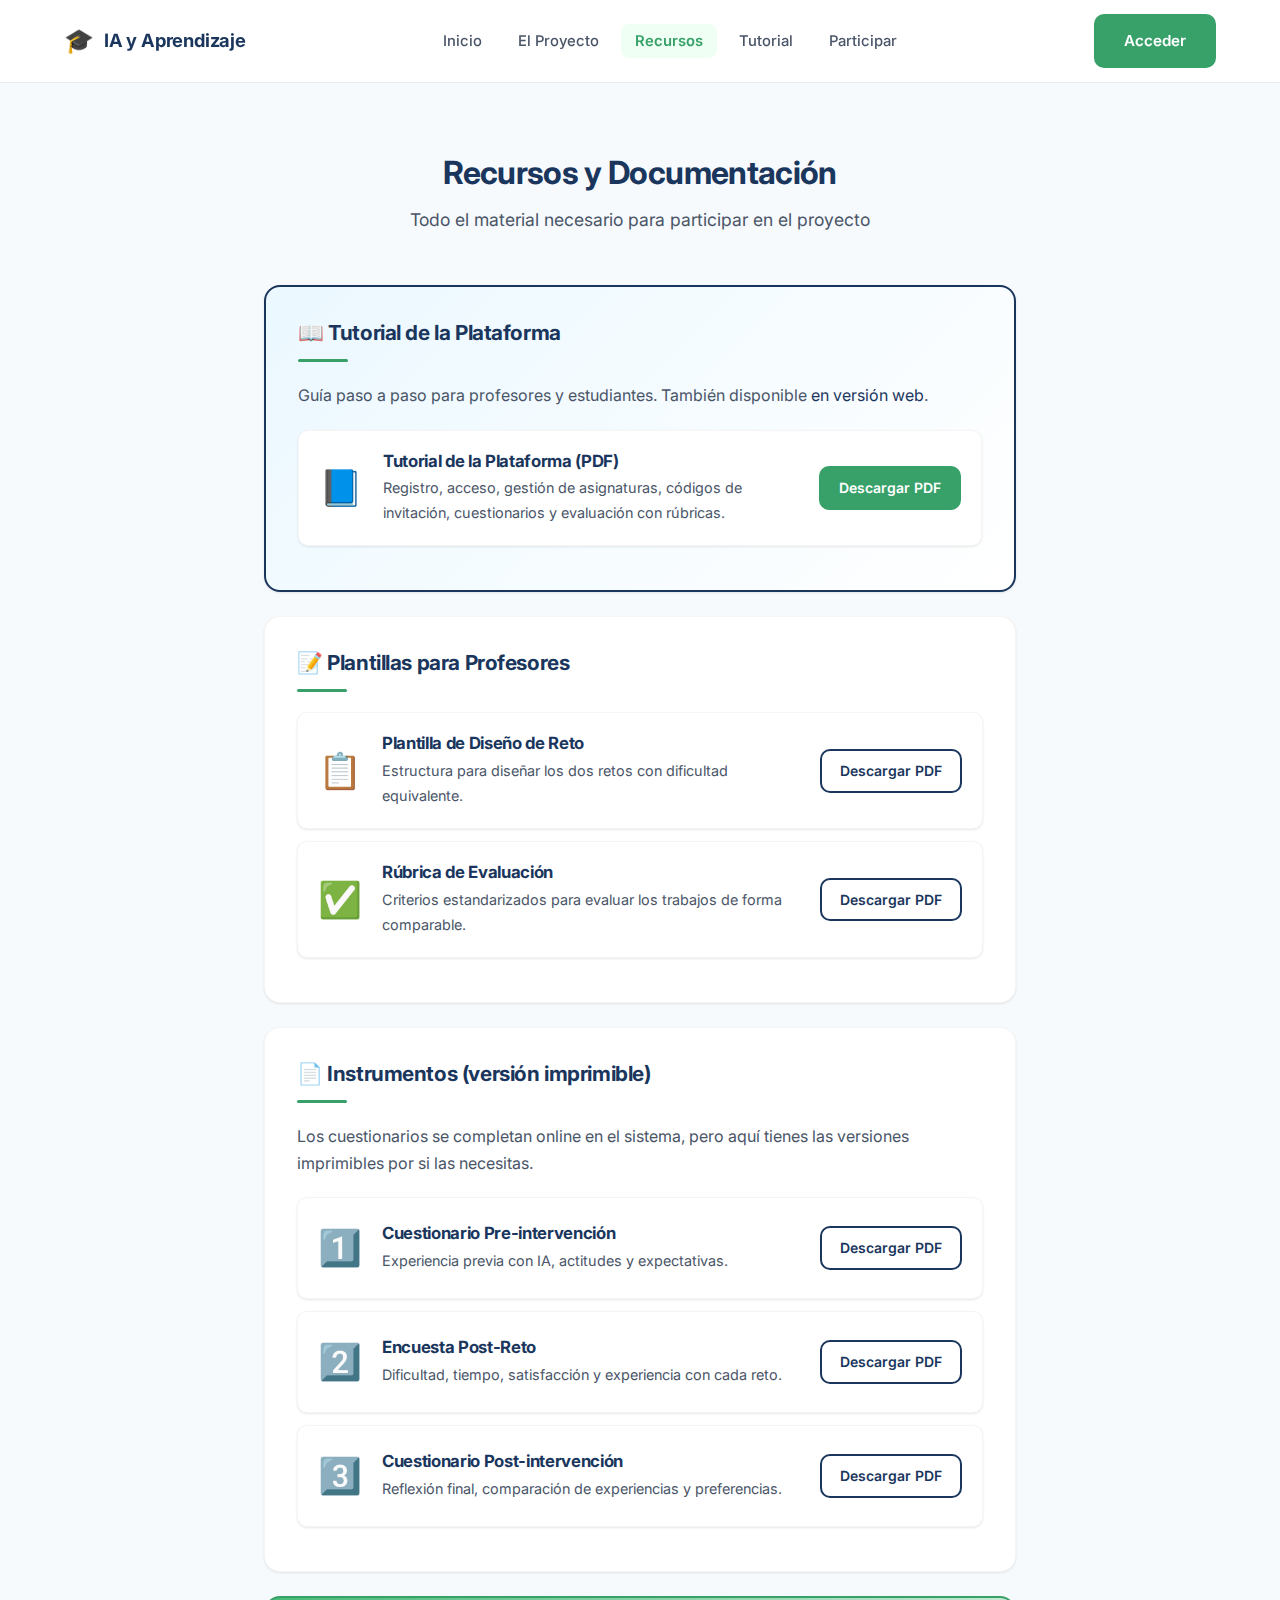
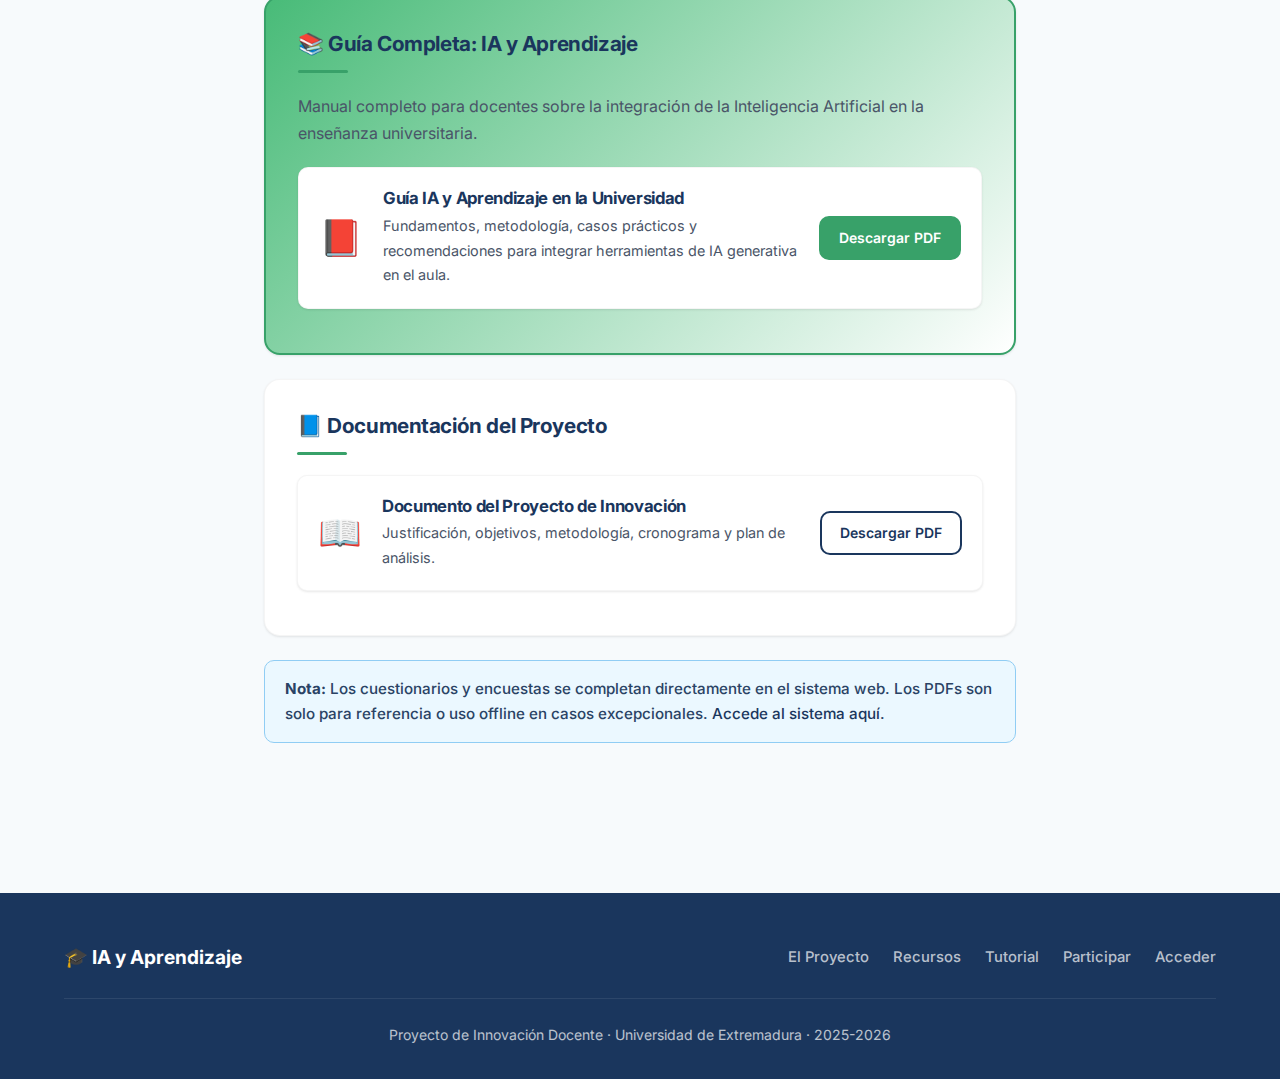
<file: public/recursos.html>
<!DOCTYPE html>
<html lang="es">
<head>
    <meta charset="UTF-8">
    <meta name="viewport" content="width=device-width, initial-scale=1.0">
    <title>Recursos - IA y Aprendizaje</title>
    <link rel="preconnect" href="https://fonts.googleapis.com">
    <link rel="preconnect" href="https://fonts.gstatic.com" crossorigin>
    <link href="https://fonts.googleapis.com/css2?family=Inter:wght@400;500;600;700;800&display=swap" rel="stylesheet">
    <link rel="stylesheet" href="css/styles.css">
    <link rel="icon" type="image/svg+xml" href="data:image/svg+xml,<svg xmlns='http://www.w3.org/2000/svg' viewBox='0 0 100 100'><text y='.9em' font-size='90'>🎓</text></svg>">
</head>
<body>
    <!-- Navegación -->
    <nav class="navbar">
        <div class="container">
            <div class="navbar-content">
                <a href="/" class="navbar-brand">
                    <span class="navbar-logo">🎓</span>
                    <span>IA y Aprendizaje</span>
                </a>
                <button class="navbar-toggle" onclick="document.querySelector('.navbar-menu').classList.toggle('active')" aria-label="Menú">☰</button>
                <ul class="navbar-menu">
                    <li><a href="/">Inicio</a></li>
                    <li><a href="proyecto.html">El Proyecto</a></li>
                    <li><a href="recursos.html" class="active">Recursos</a></li>
                    <li><a href="tutorial.html">Tutorial</a></li>
                    <li><a href="participar.html">Participar</a></li>
                </ul>
                <div class="navbar-actions">
                    <a href="app/login.html" class="btn btn-primary">Acceder</a>
                </div>
            </div>
        </div>
    </nav>

    <!-- Contenido -->
    <section class="section">
        <div class="container-narrow">
            <div class="section-title">
                <h2>Recursos y Documentación</h2>
                <p>Todo el material necesario para participar en el proyecto</p>
            </div>

            <!-- Tutorial de la plataforma -->
            <div class="form-card" style="background: linear-gradient(135deg, #EBF8FF 0%, white 100%); border: 2px solid var(--azul-primario);">
                <h2>📖 Tutorial de la Plataforma</h2>
                <p style="color: var(--gris-oscuro); margin-bottom: 20px;">
                    Guía paso a paso para profesores y estudiantes. También disponible <a href="tutorial.html">en versión web</a>.
                </p>

                <a href="docs/tutorial_plataforma.pdf" class="resource-card" download style="background: white;">
                    <div class="resource-icon">📘</div>
                    <div class="resource-info">
                        <h3>Tutorial de la Plataforma (PDF)</h3>
                        <p>Registro, acceso, gestión de asignaturas, códigos de invitación, cuestionarios y evaluación con rúbricas.</p>
                    </div>
                    <span class="btn btn-sm btn-primary">Descargar PDF</span>
                </a>
            </div>

            <!-- Plantillas para profesores -->
            <div class="form-card">
                <h2>📝 Plantillas para Profesores</h2>

                <a href="docs/plantilla_reto.pdf" class="resource-card" download>
                    <div class="resource-icon">📋</div>
                    <div class="resource-info">
                        <h3>Plantilla de Diseño de Reto</h3>
                        <p>Estructura para diseñar los dos retos con dificultad equivalente.</p>
                    </div>
                    <span class="btn btn-sm btn-outline">Descargar PDF</span>
                </a>

                <a href="docs/rubrica_evaluacion.pdf" class="resource-card" download>
                    <div class="resource-icon">✅</div>
                    <div class="resource-info">
                        <h3>Rúbrica de Evaluación</h3>
                        <p>Criterios estandarizados para evaluar los trabajos de forma comparable.</p>
                    </div>
                    <span class="btn btn-sm btn-outline">Descargar PDF</span>
                </a>
            </div>

            <!-- Cuestionarios (versión imprimible) -->
            <div class="form-card">
                <h2>📄 Instrumentos (versión imprimible)</h2>
                <p style="color: var(--gris-oscuro); margin-bottom: 20px;">
                    Los cuestionarios se completan online en el sistema, pero aquí tienes las versiones imprimibles por si las necesitas.
                </p>

                <a href="docs/cuestionario_pre.pdf" class="resource-card" download>
                    <div class="resource-icon">1️⃣</div>
                    <div class="resource-info">
                        <h3>Cuestionario Pre-intervención</h3>
                        <p>Experiencia previa con IA, actitudes y expectativas.</p>
                    </div>
                    <span class="btn btn-sm btn-outline">Descargar PDF</span>
                </a>

                <a href="docs/encuesta_estudiante.pdf" class="resource-card" download>
                    <div class="resource-icon">2️⃣</div>
                    <div class="resource-info">
                        <h3>Encuesta Post-Reto</h3>
                        <p>Dificultad, tiempo, satisfacción y experiencia con cada reto.</p>
                    </div>
                    <span class="btn btn-sm btn-outline">Descargar PDF</span>
                </a>

                <a href="docs/cuestionario_post.pdf" class="resource-card" download>
                    <div class="resource-icon">3️⃣</div>
                    <div class="resource-info">
                        <h3>Cuestionario Post-intervención</h3>
                        <p>Reflexión final, comparación de experiencias y preferencias.</p>
                    </div>
                    <span class="btn btn-sm btn-outline">Descargar PDF</span>
                </a>
            </div>

            <!-- Libro / Guía principal -->
            <div class="form-card" style="background: linear-gradient(135deg, var(--verde-claro) 0%, white 100%); border: 2px solid var(--verde-primario);">
                <h2>📚 Guía Completa: IA y Aprendizaje</h2>
                <p style="color: var(--gris-oscuro); margin-bottom: 20px;">
                    Manual completo para docentes sobre la integración de la Inteligencia Artificial en la enseñanza universitaria.
                </p>

                <a href="docs/guia_ia_aprendizaje.pdf" class="resource-card" download style="background: white;">
                    <div class="resource-icon">📕</div>
                    <div class="resource-info">
                        <h3>Guía IA y Aprendizaje en la Universidad</h3>
                        <p>Fundamentos, metodología, casos prácticos y recomendaciones para integrar herramientas de IA generativa en el aula.</p>
                    </div>
                    <span class="btn btn-sm btn-primary">Descargar PDF</span>
                </a>
            </div>

            <!-- Documento del proyecto -->
            <div class="form-card">
                <h2>📘 Documentación del Proyecto</h2>

                <a href="docs/proyecto_principal.pdf" class="resource-card" download>
                    <div class="resource-icon">📖</div>
                    <div class="resource-info">
                        <h3>Documento del Proyecto de Innovación</h3>
                        <p>Justificación, objetivos, metodología, cronograma y plan de análisis.</p>
                    </div>
                    <span class="btn btn-sm btn-outline">Descargar PDF</span>
                </a>
            </div>

            <!-- Nota sobre los recursos -->
            <div class="alert alert-info">
                <strong>Nota:</strong> Los cuestionarios y encuestas se completan directamente en el sistema web.
                Los PDFs son solo para referencia o uso offline en casos excepcionales.
                <a href="app/login.html">Accede al sistema aquí</a>.
            </div>
        </div>
    </section>

    <!-- Footer -->
    <footer class="footer">
        <div class="container">
            <div class="footer-content">
                <div class="footer-brand">🎓 IA y Aprendizaje</div>
                <div class="footer-links">
                    <a href="proyecto.html">El Proyecto</a>
                    <a href="recursos.html">Recursos</a>
                    <a href="tutorial.html">Tutorial</a>
                    <a href="participar.html">Participar</a>
                    <a href="app/login.html">Acceder</a>
                </div>
            </div>
            <div class="footer-copy">
                Proyecto de Innovación Docente · Universidad de Extremadura · 2025-2026
            </div>
        </div>
    </footer>
</body>
</html>
</file>
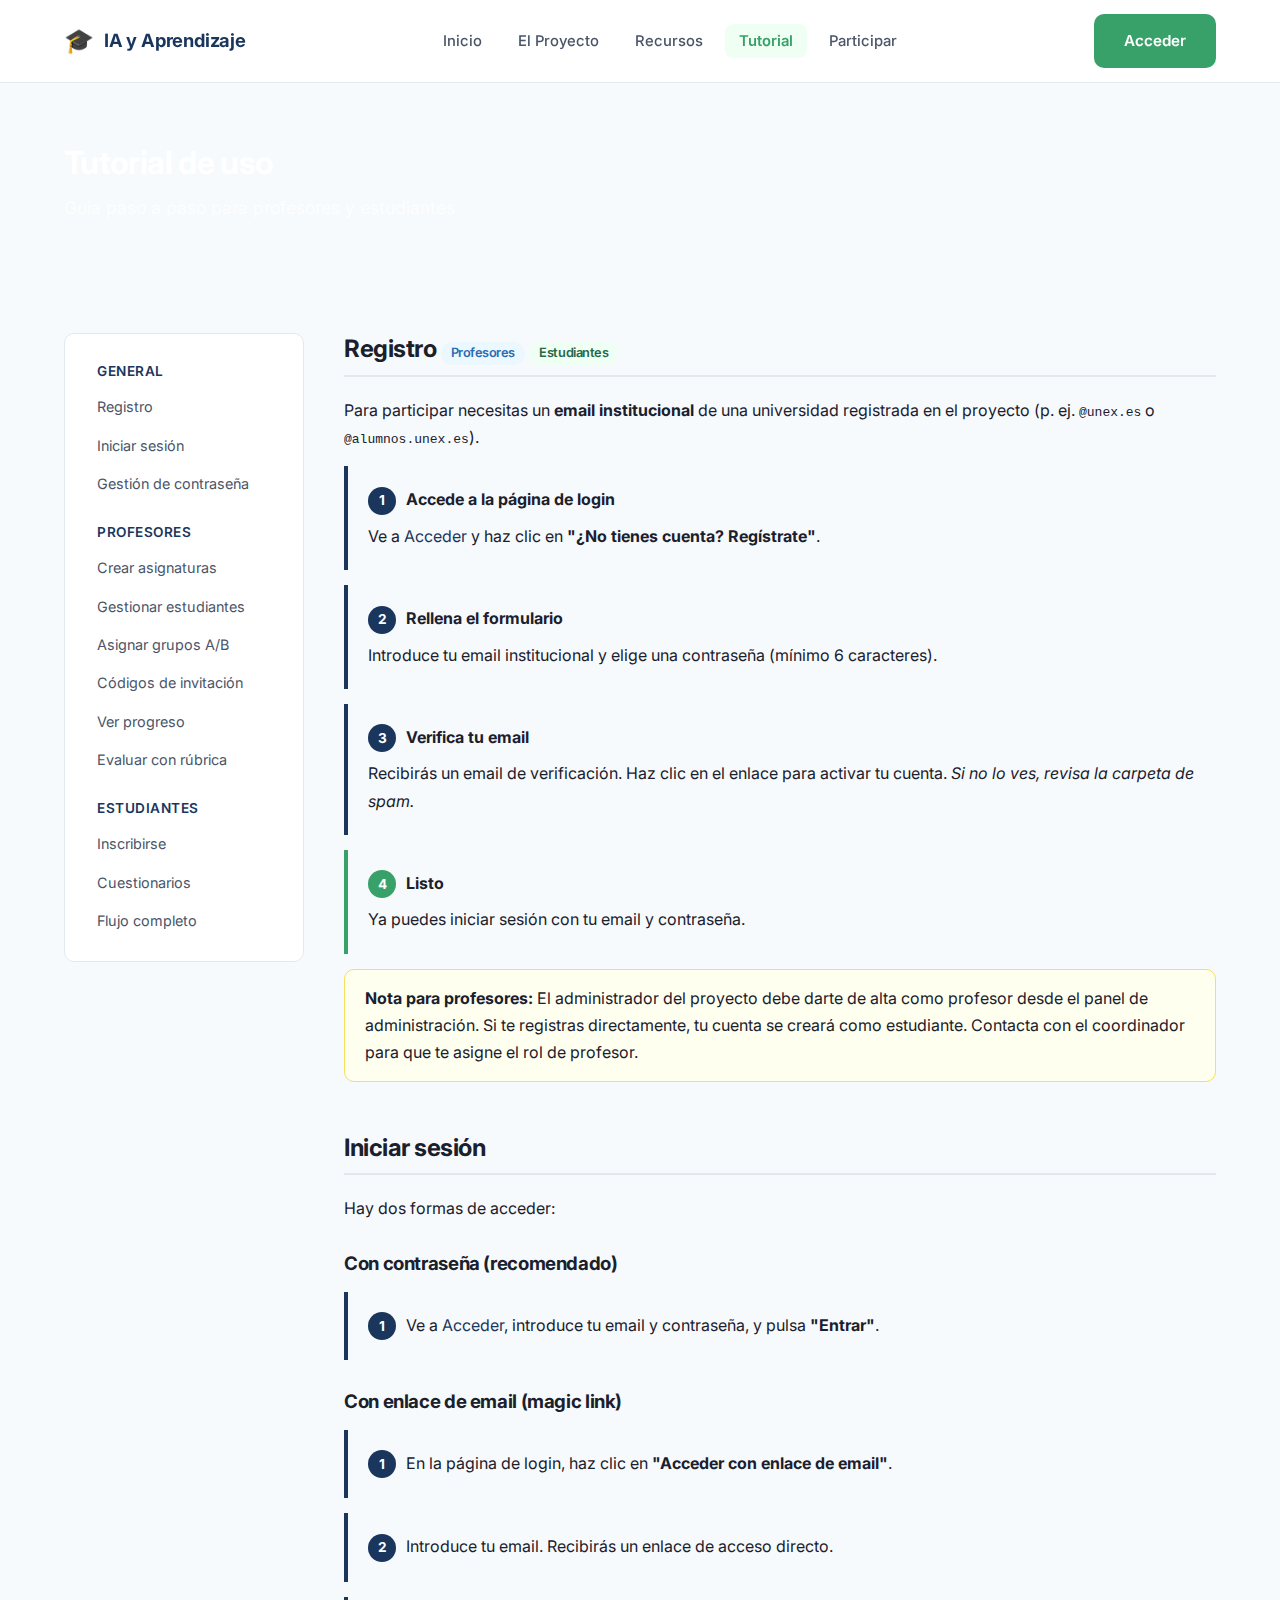
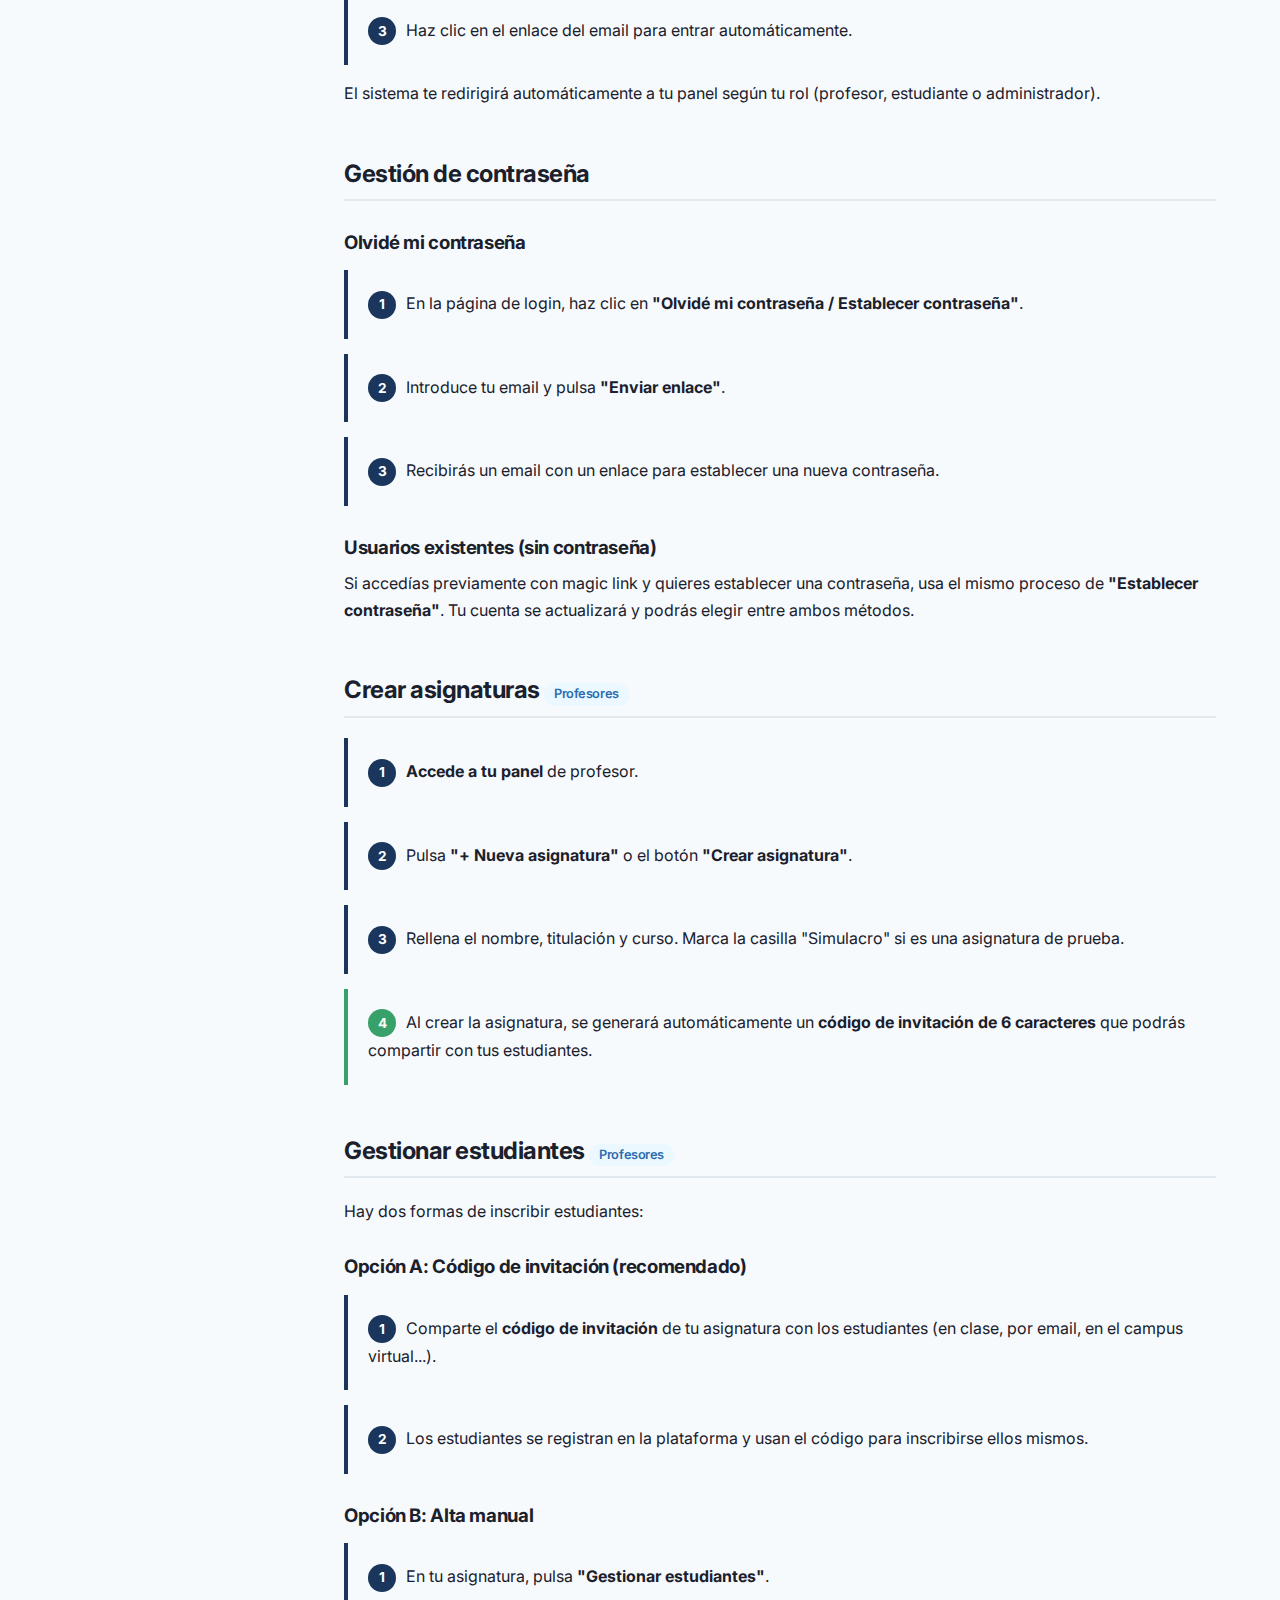
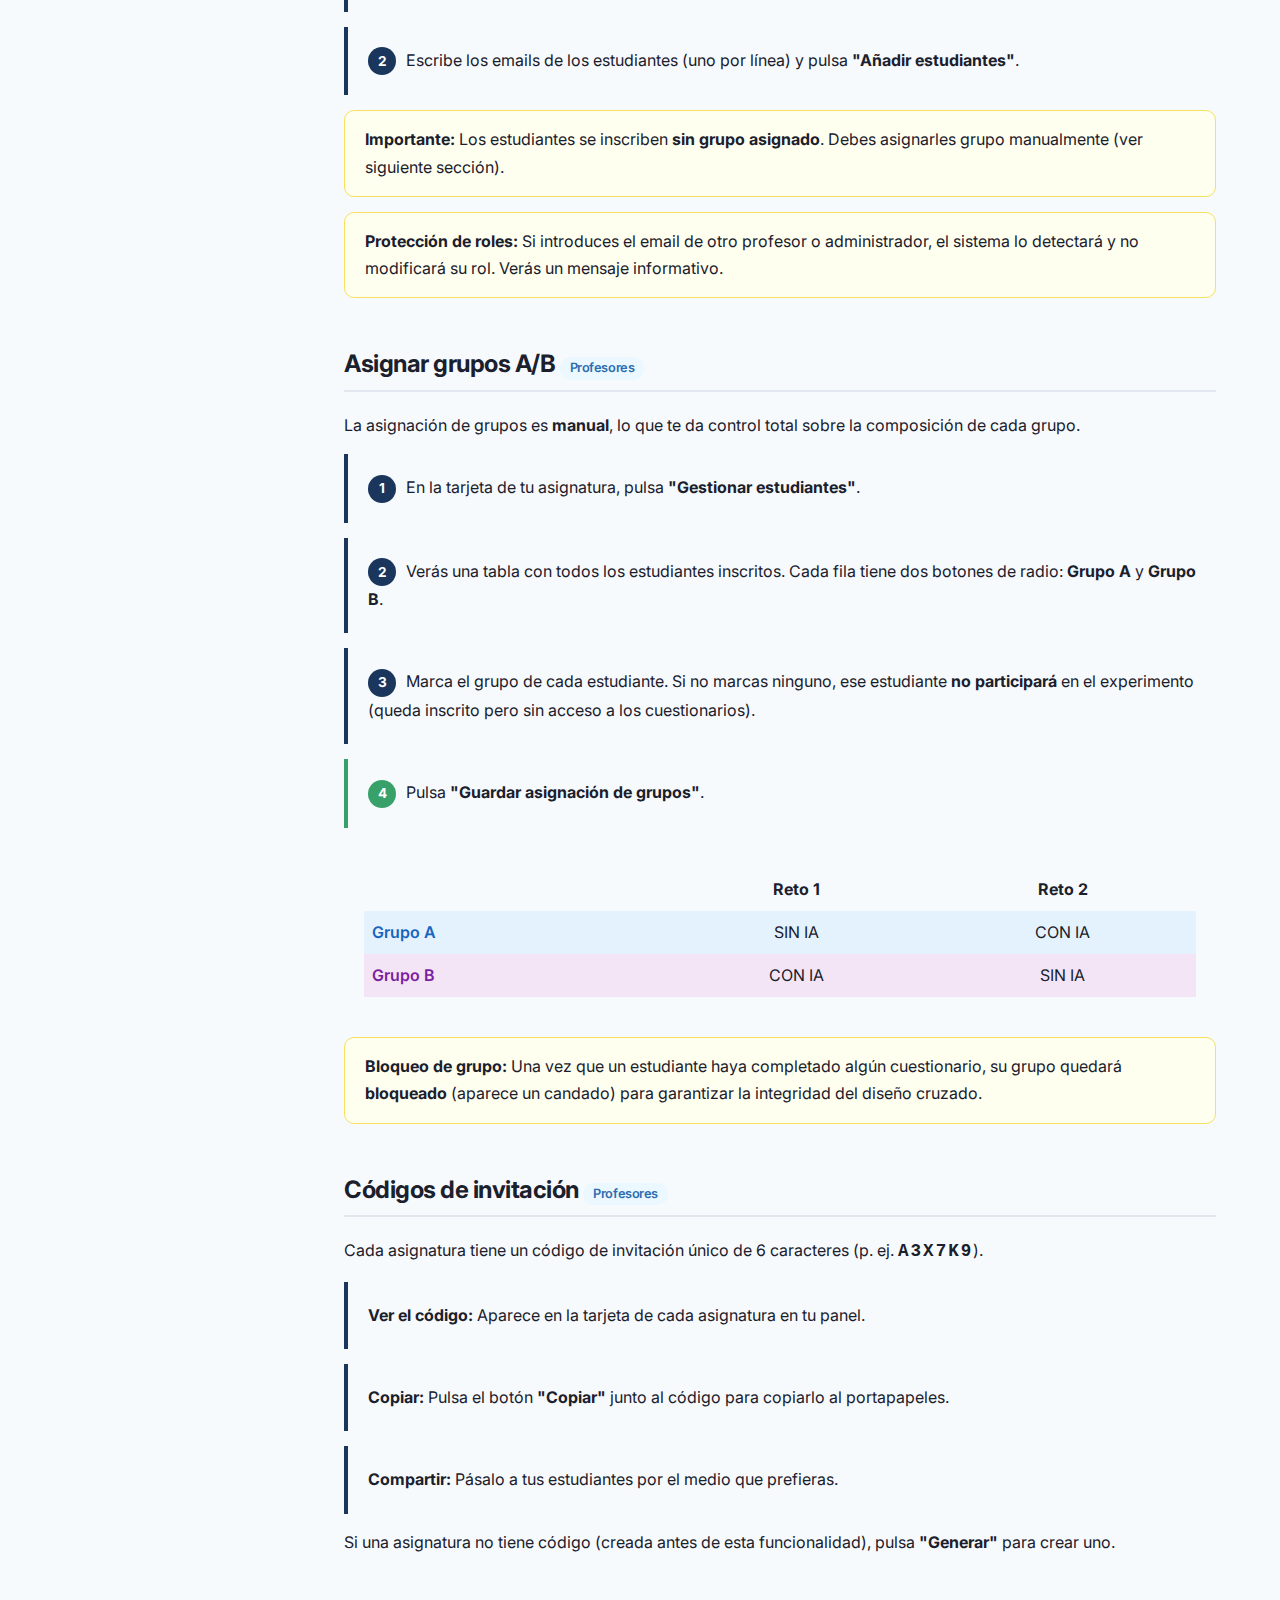
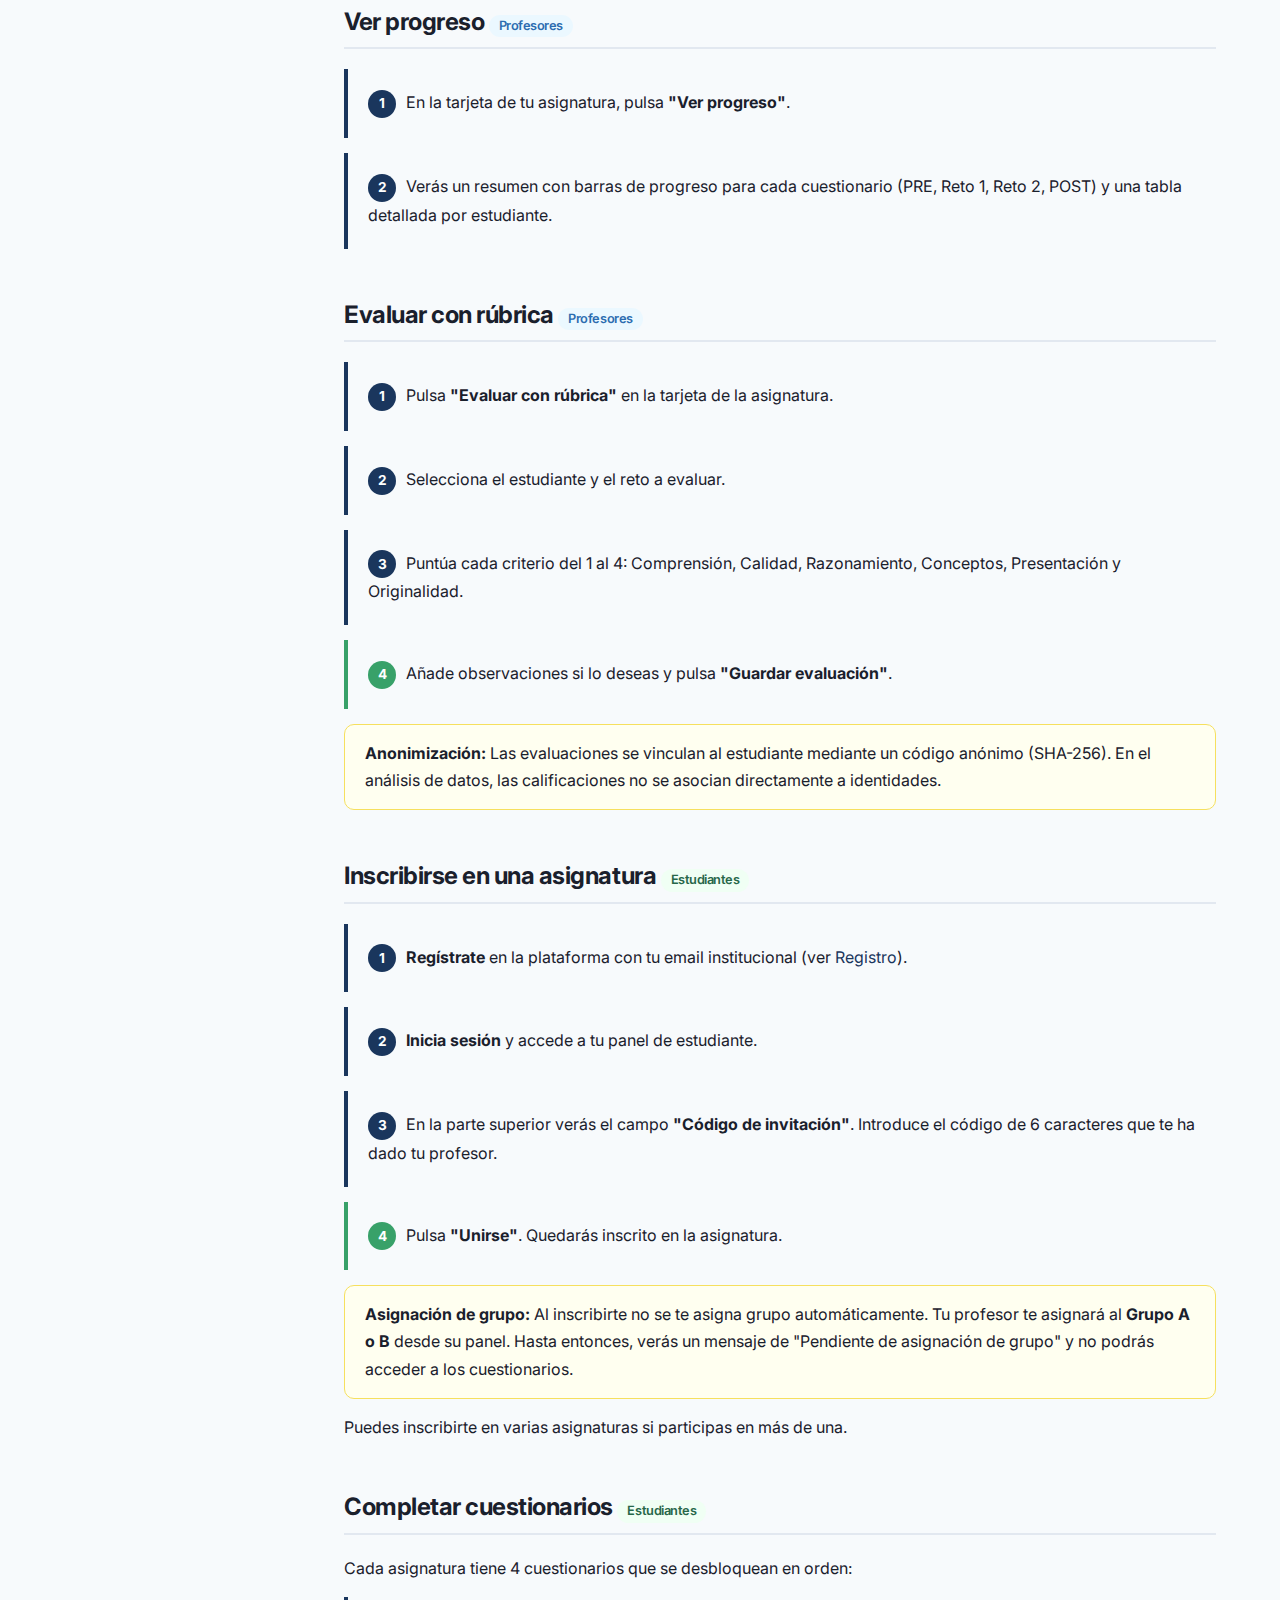
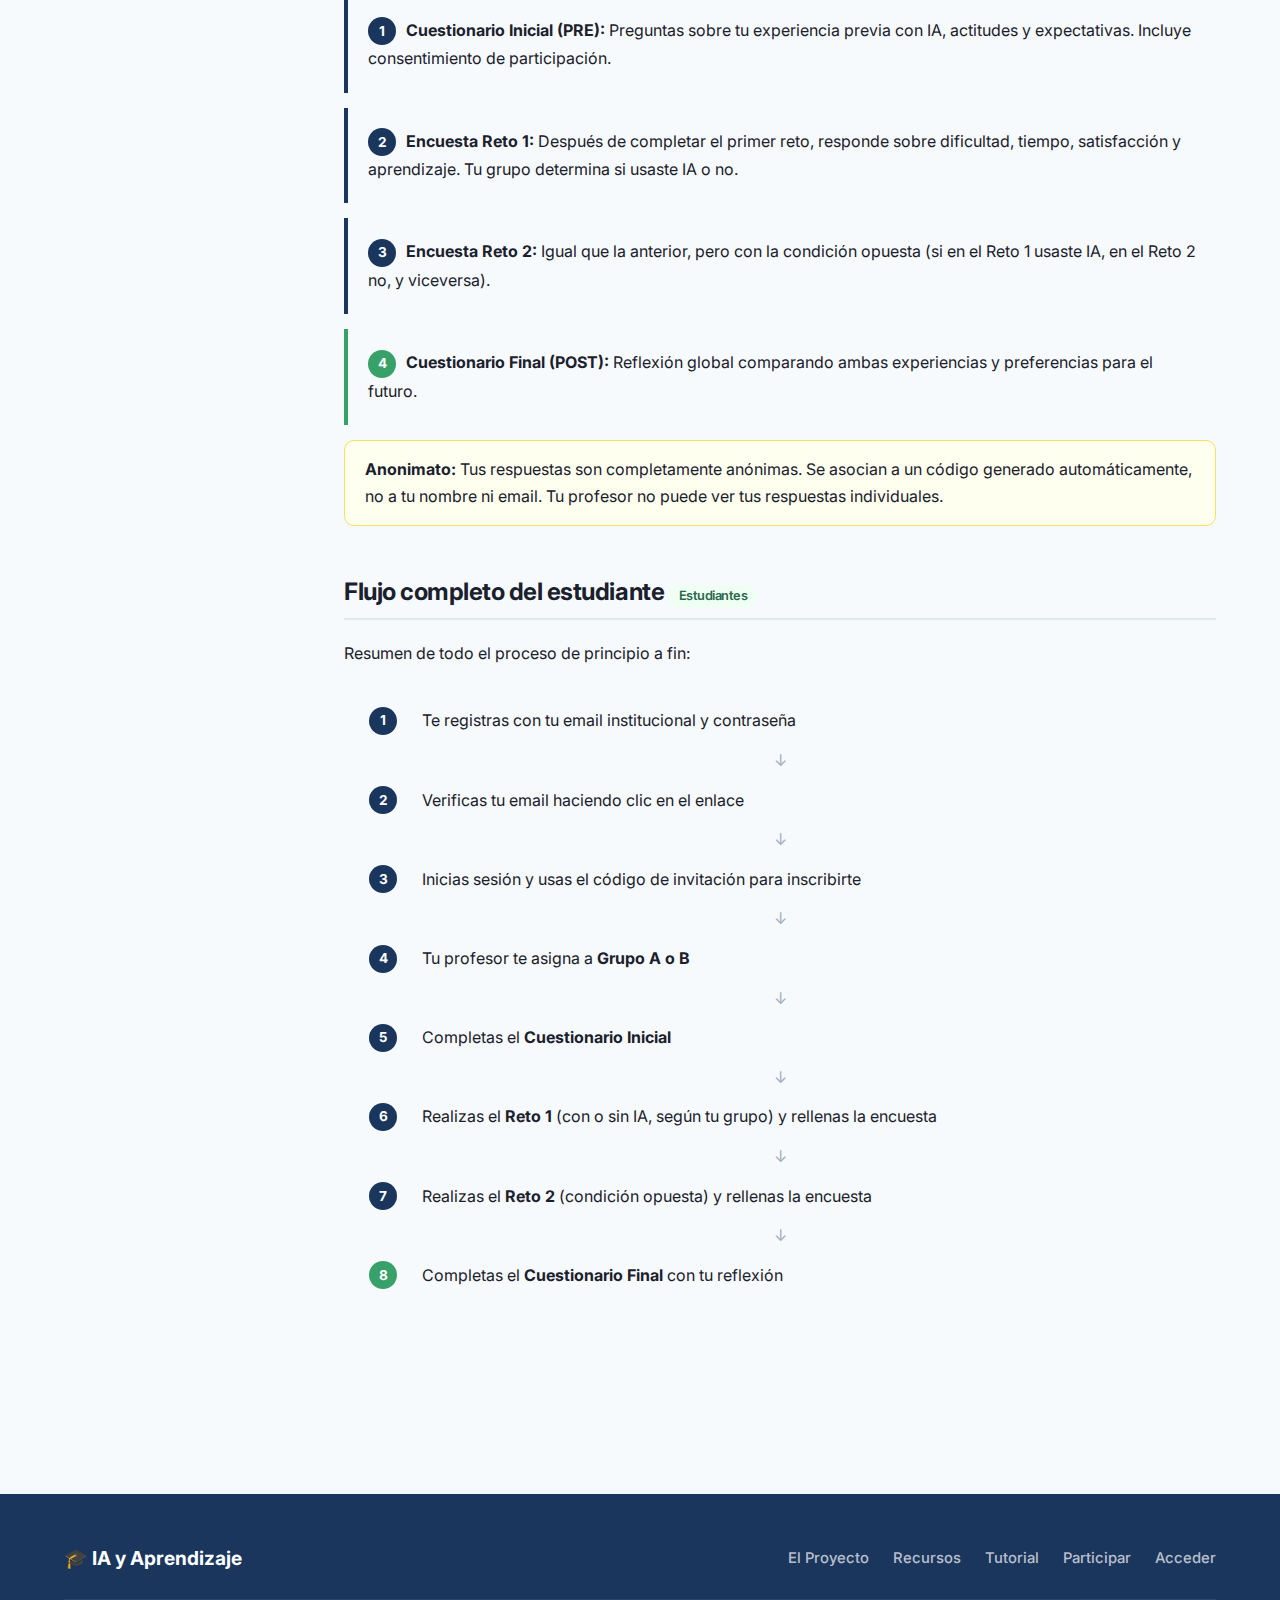
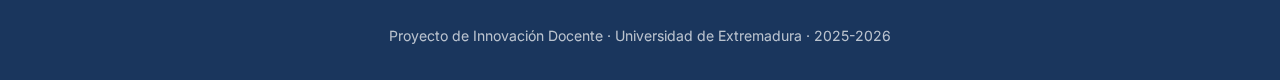
<file: public/tutorial.html>
<!DOCTYPE html>
<html lang="es">
<head>
    <meta charset="UTF-8">
    <meta name="viewport" content="width=device-width, initial-scale=1.0">
    <title>Tutorial - IA y Aprendizaje</title>
    <link rel="preconnect" href="https://fonts.googleapis.com">
    <link rel="preconnect" href="https://fonts.gstatic.com" crossorigin>
    <link href="https://fonts.googleapis.com/css2?family=Inter:wght@400;500;600;700;800&display=swap" rel="stylesheet">
    <link rel="stylesheet" href="css/styles.css">
    <link rel="icon" type="image/svg+xml" href="data:image/svg+xml,<svg xmlns='http://www.w3.org/2000/svg' viewBox='0 0 100 100'><text y='.9em' font-size='90'>🎓</text></svg>">
    <style>
        .tutorial-nav { background: var(--blanco); border: 1px solid var(--gris-claro); border-radius: var(--radio-borde); padding: 20px; position: sticky; top: 100px; }
        .tutorial-nav a { display: block; padding: 6px 12px; color: var(--gris-oscuro); text-decoration: none; font-size: 0.9rem; border-radius: 6px; margin-bottom: 2px; }
        .tutorial-nav a:hover { background: var(--gris-fondo); color: var(--azul-primario); }
        .tutorial-nav .nav-section { font-weight: 600; color: var(--azul-primario); margin-top: 12px; padding: 6px 12px; font-size: 0.85rem; text-transform: uppercase; letter-spacing: 0.5px; }
        .tutorial-nav .nav-section:first-child { margin-top: 0; }
        .tutorial-layout { display: grid; grid-template-columns: 240px 1fr; gap: 40px; align-items: start; }
        .step-box { background: var(--gris-fondo); border-left: 4px solid var(--azul-primario); padding: 20px; border-radius: 0 var(--radio-borde) var(--radio-borde) 0; margin: 15px 0; }
        .step-box.step-green { border-left-color: var(--verde-primario); }
        .step-number { display: inline-flex; align-items: center; justify-content: center; width: 28px; height: 28px; background: var(--azul-primario); color: white; border-radius: 50%; font-weight: 700; font-size: 0.85rem; margin-right: 10px; }
        .step-box.step-green .step-number { background: var(--verde-primario); }
        .role-badge { display: inline-block; padding: 3px 10px; border-radius: 12px; font-size: 0.8rem; font-weight: 600; }
        .role-profesor { background: #EBF8FF; color: #2B6CB0; }
        .role-estudiante { background: #F0FFF4; color: #276749; }
        .tutorial-section { margin-bottom: 50px; scroll-margin-top: 90px; }
        .tutorial-section h2 { border-bottom: 2px solid var(--gris-claro); padding-bottom: 10px; margin-bottom: 20px; }
        .tutorial-section h3 { margin-top: 30px; margin-bottom: 10px; }
        .tip-box { background: #FFFFF0; border: 1px solid #F6E05E; border-radius: var(--radio-borde); padding: 15px 20px; margin: 15px 0; }
        @media (max-width: 768px) { .tutorial-layout { grid-template-columns: 1fr; } .tutorial-nav { position: static; } }
    </style>
</head>
<body>
    <!-- Navegación -->
    <nav class="navbar">
        <div class="container">
            <div class="navbar-content">
                <a href="/" class="navbar-brand">
                    <span class="navbar-logo">🎓</span>
                    <span>IA y Aprendizaje</span>
                </a>
                <button class="navbar-toggle" onclick="document.querySelector('.navbar-menu').classList.toggle('active')" aria-label="Menú">☰</button>
                <ul class="navbar-menu">
                    <li><a href="/">Inicio</a></li>
                    <li><a href="proyecto.html">El Proyecto</a></li>
                    <li><a href="recursos.html">Recursos</a></li>
                    <li><a href="tutorial.html" class="active">Tutorial</a></li>
                    <li><a href="participar.html">Participar</a></li>
                </ul>
                <div class="navbar-actions">
                    <a href="app/login.html" class="btn btn-primary">Acceder</a>
                </div>
            </div>
        </div>
    </nav>

    <!-- Cabecera -->
    <section class="section" style="background: linear-gradient(135deg, var(--azul-primario) 0%, var(--azul-oscuro) 100%); color: white; padding: 60px 0 40px;">
        <div class="container">
            <h1 style="color: white; margin-bottom: 10px;">Tutorial de uso</h1>
            <p style="opacity: 0.9; font-size: 1.1rem;">Guía paso a paso para profesores y estudiantes</p>
        </div>
    </section>

    <!-- Contenido -->
    <section class="section">
        <div class="container">
            <div class="tutorial-layout">
                <!-- Índice lateral -->
                <aside>
                    <nav class="tutorial-nav">
                        <div class="nav-section">General</div>
                        <a href="#registro">Registro</a>
                        <a href="#login">Iniciar sesión</a>
                        <a href="#password">Gestión de contraseña</a>
                        <div class="nav-section">Profesores</div>
                        <a href="#prof-asignaturas">Crear asignaturas</a>
                        <a href="#prof-estudiantes">Gestionar estudiantes</a>
                        <a href="#prof-grupos">Asignar grupos A/B</a>
                        <a href="#prof-codigos">Códigos de invitación</a>
                        <a href="#prof-progreso">Ver progreso</a>
                        <a href="#prof-rubricas">Evaluar con rúbrica</a>
                        <div class="nav-section">Estudiantes</div>
                        <a href="#est-inscripcion">Inscribirse</a>
                        <a href="#est-cuestionarios">Cuestionarios</a>
                        <a href="#est-flujo">Flujo completo</a>
                    </nav>
                </aside>

                <!-- Contenido principal -->
                <main>
                    <!-- ===== GENERAL ===== -->

                    <div class="tutorial-section" id="registro">
                        <h2>Registro <span class="role-badge role-profesor">Profesores</span> <span class="role-badge role-estudiante">Estudiantes</span></h2>
                        <p>Para participar necesitas un <strong>email institucional</strong> de una universidad registrada en el proyecto (p. ej. <code>@unex.es</code> o <code>@alumnos.unex.es</code>).</p>

                        <div class="step-box">
                            <p><span class="step-number">1</span><strong>Accede a la página de login</strong></p>
                            <p style="margin-top: 8px;">Ve a <a href="app/login.html">Acceder</a> y haz clic en <strong>"¿No tienes cuenta? Regístrate"</strong>.</p>
                        </div>
                        <div class="step-box">
                            <p><span class="step-number">2</span><strong>Rellena el formulario</strong></p>
                            <p style="margin-top: 8px;">Introduce tu email institucional y elige una contraseña (mínimo 6 caracteres).</p>
                        </div>
                        <div class="step-box">
                            <p><span class="step-number">3</span><strong>Verifica tu email</strong></p>
                            <p style="margin-top: 8px;">Recibirás un email de verificación. Haz clic en el enlace para activar tu cuenta. <em>Si no lo ves, revisa la carpeta de spam.</em></p>
                        </div>
                        <div class="step-box step-green">
                            <p><span class="step-number">4</span><strong>Listo</strong></p>
                            <p style="margin-top: 8px;">Ya puedes iniciar sesión con tu email y contraseña.</p>
                        </div>

                        <div class="tip-box">
                            <strong>Nota para profesores:</strong> El administrador del proyecto debe darte de alta como profesor desde el panel de administración. Si te registras directamente, tu cuenta se creará como estudiante. Contacta con el coordinador para que te asigne el rol de profesor.
                        </div>
                    </div>

                    <div class="tutorial-section" id="login">
                        <h2>Iniciar sesión</h2>
                        <p>Hay dos formas de acceder:</p>

                        <h3>Con contraseña (recomendado)</h3>
                        <div class="step-box">
                            <p><span class="step-number">1</span>Ve a <a href="app/login.html">Acceder</a>, introduce tu email y contraseña, y pulsa <strong>"Entrar"</strong>.</p>
                        </div>

                        <h3>Con enlace de email (magic link)</h3>
                        <div class="step-box">
                            <p><span class="step-number">1</span>En la página de login, haz clic en <strong>"Acceder con enlace de email"</strong>.</p>
                        </div>
                        <div class="step-box">
                            <p><span class="step-number">2</span>Introduce tu email. Recibirás un enlace de acceso directo.</p>
                        </div>
                        <div class="step-box">
                            <p><span class="step-number">3</span>Haz clic en el enlace del email para entrar automáticamente.</p>
                        </div>

                        <p style="margin-top: 15px;">El sistema te redirigirá automáticamente a tu panel según tu rol (profesor, estudiante o administrador).</p>
                    </div>

                    <div class="tutorial-section" id="password">
                        <h2>Gestión de contraseña</h2>

                        <h3>Olvidé mi contraseña</h3>
                        <div class="step-box">
                            <p><span class="step-number">1</span>En la página de login, haz clic en <strong>"Olvidé mi contraseña / Establecer contraseña"</strong>.</p>
                        </div>
                        <div class="step-box">
                            <p><span class="step-number">2</span>Introduce tu email y pulsa <strong>"Enviar enlace"</strong>.</p>
                        </div>
                        <div class="step-box">
                            <p><span class="step-number">3</span>Recibirás un email con un enlace para establecer una nueva contraseña.</p>
                        </div>

                        <h3>Usuarios existentes (sin contraseña)</h3>
                        <p>Si accedías previamente con magic link y quieres establecer una contraseña, usa el mismo proceso de <strong>"Establecer contraseña"</strong>. Tu cuenta se actualizará y podrás elegir entre ambos métodos.</p>
                    </div>

                    <!-- ===== PROFESORES ===== -->

                    <div class="tutorial-section" id="prof-asignaturas">
                        <h2>Crear asignaturas <span class="role-badge role-profesor">Profesores</span></h2>

                        <div class="step-box">
                            <p><span class="step-number">1</span><strong>Accede a tu panel</strong> de profesor.</p>
                        </div>
                        <div class="step-box">
                            <p><span class="step-number">2</span>Pulsa <strong>"+ Nueva asignatura"</strong> o el botón <strong>"Crear asignatura"</strong>.</p>
                        </div>
                        <div class="step-box">
                            <p><span class="step-number">3</span>Rellena el nombre, titulación y curso. Marca la casilla "Simulacro" si es una asignatura de prueba.</p>
                        </div>
                        <div class="step-box step-green">
                            <p><span class="step-number">4</span>Al crear la asignatura, se generará automáticamente un <strong>código de invitación de 6 caracteres</strong> que podrás compartir con tus estudiantes.</p>
                        </div>
                    </div>

                    <div class="tutorial-section" id="prof-estudiantes">
                        <h2>Gestionar estudiantes <span class="role-badge role-profesor">Profesores</span></h2>
                        <p>Hay dos formas de inscribir estudiantes:</p>

                        <h3>Opción A: Código de invitación (recomendado)</h3>
                        <div class="step-box">
                            <p><span class="step-number">1</span>Comparte el <strong>código de invitación</strong> de tu asignatura con los estudiantes (en clase, por email, en el campus virtual...).</p>
                        </div>
                        <div class="step-box">
                            <p><span class="step-number">2</span>Los estudiantes se registran en la plataforma y usan el código para inscribirse ellos mismos.</p>
                        </div>

                        <h3>Opción B: Alta manual</h3>
                        <div class="step-box">
                            <p><span class="step-number">1</span>En tu asignatura, pulsa <strong>"Gestionar estudiantes"</strong>.</p>
                        </div>
                        <div class="step-box">
                            <p><span class="step-number">2</span>Escribe los emails de los estudiantes (uno por línea) y pulsa <strong>"Añadir estudiantes"</strong>.</p>
                        </div>

                        <div class="tip-box">
                            <strong>Importante:</strong> Los estudiantes se inscriben <strong>sin grupo asignado</strong>. Debes asignarles grupo manualmente (ver siguiente sección).
                        </div>

                        <div class="tip-box">
                            <strong>Protección de roles:</strong> Si introduces el email de otro profesor o administrador, el sistema lo detectará y no modificará su rol. Verás un mensaje informativo.
                        </div>
                    </div>

                    <div class="tutorial-section" id="prof-grupos">
                        <h2>Asignar grupos A/B <span class="role-badge role-profesor">Profesores</span></h2>
                        <p>La asignación de grupos es <strong>manual</strong>, lo que te da control total sobre la composición de cada grupo.</p>

                        <div class="step-box">
                            <p><span class="step-number">1</span>En la tarjeta de tu asignatura, pulsa <strong>"Gestionar estudiantes"</strong>.</p>
                        </div>
                        <div class="step-box">
                            <p><span class="step-number">2</span>Verás una tabla con todos los estudiantes inscritos. Cada fila tiene dos botones de radio: <strong>Grupo A</strong> y <strong>Grupo B</strong>.</p>
                        </div>
                        <div class="step-box">
                            <p><span class="step-number">3</span>Marca el grupo de cada estudiante. Si no marcas ninguno, ese estudiante <strong>no participará</strong> en el experimento (queda inscrito pero sin acceso a los cuestionarios).</p>
                        </div>
                        <div class="step-box step-green">
                            <p><span class="step-number">4</span>Pulsa <strong>"Guardar asignación de grupos"</strong>.</p>
                        </div>

                        <div style="background: var(--gris-fondo); padding: 20px; border-radius: 8px; margin: 20px 0;">
                            <table style="width: 100%; text-align: center; border-collapse: collapse;">
                                <thead>
                                    <tr>
                                        <th style="text-align: left; padding: 8px;"></th>
                                        <th style="padding: 8px;">Reto 1</th>
                                        <th style="padding: 8px;">Reto 2</th>
                                    </tr>
                                </thead>
                                <tbody>
                                    <tr style="background: #e3f2fd;">
                                        <td style="text-align: left; padding: 8px; font-weight: 600; color: #1565c0;">Grupo A</td>
                                        <td style="padding: 8px;">SIN IA</td>
                                        <td style="padding: 8px;">CON IA</td>
                                    </tr>
                                    <tr style="background: #f3e5f5;">
                                        <td style="text-align: left; padding: 8px; font-weight: 600; color: #7b1fa2;">Grupo B</td>
                                        <td style="padding: 8px;">CON IA</td>
                                        <td style="padding: 8px;">SIN IA</td>
                                    </tr>
                                </tbody>
                            </table>
                        </div>

                        <div class="tip-box">
                            <strong>Bloqueo de grupo:</strong> Una vez que un estudiante haya completado algún cuestionario, su grupo quedará <strong>bloqueado</strong> (aparece un candado) para garantizar la integridad del diseño cruzado.
                        </div>
                    </div>

                    <div class="tutorial-section" id="prof-codigos">
                        <h2>Códigos de invitación <span class="role-badge role-profesor">Profesores</span></h2>
                        <p>Cada asignatura tiene un código de invitación único de 6 caracteres (p. ej. <code style="font-size: 1.1rem; letter-spacing: 2px; font-weight: 700;">A3X7K9</code>).</p>

                        <div class="step-box">
                            <p><strong>Ver el código:</strong> Aparece en la tarjeta de cada asignatura en tu panel.</p>
                        </div>
                        <div class="step-box">
                            <p><strong>Copiar:</strong> Pulsa el botón <strong>"Copiar"</strong> junto al código para copiarlo al portapapeles.</p>
                        </div>
                        <div class="step-box">
                            <p><strong>Compartir:</strong> Pásalo a tus estudiantes por el medio que prefieras.</p>
                        </div>

                        <p style="margin-top: 15px;">Si una asignatura no tiene código (creada antes de esta funcionalidad), pulsa <strong>"Generar"</strong> para crear uno.</p>
                    </div>

                    <div class="tutorial-section" id="prof-progreso">
                        <h2>Ver progreso <span class="role-badge role-profesor">Profesores</span></h2>
                        <div class="step-box">
                            <p><span class="step-number">1</span>En la tarjeta de tu asignatura, pulsa <strong>"Ver progreso"</strong>.</p>
                        </div>
                        <div class="step-box">
                            <p><span class="step-number">2</span>Verás un resumen con barras de progreso para cada cuestionario (PRE, Reto 1, Reto 2, POST) y una tabla detallada por estudiante.</p>
                        </div>
                    </div>

                    <div class="tutorial-section" id="prof-rubricas">
                        <h2>Evaluar con rúbrica <span class="role-badge role-profesor">Profesores</span></h2>
                        <div class="step-box">
                            <p><span class="step-number">1</span>Pulsa <strong>"Evaluar con rúbrica"</strong> en la tarjeta de la asignatura.</p>
                        </div>
                        <div class="step-box">
                            <p><span class="step-number">2</span>Selecciona el estudiante y el reto a evaluar.</p>
                        </div>
                        <div class="step-box">
                            <p><span class="step-number">3</span>Puntúa cada criterio del 1 al 4: Comprensión, Calidad, Razonamiento, Conceptos, Presentación y Originalidad.</p>
                        </div>
                        <div class="step-box step-green">
                            <p><span class="step-number">4</span>Añade observaciones si lo deseas y pulsa <strong>"Guardar evaluación"</strong>.</p>
                        </div>
                        <div class="tip-box">
                            <strong>Anonimización:</strong> Las evaluaciones se vinculan al estudiante mediante un código anónimo (SHA-256). En el análisis de datos, las calificaciones no se asocian directamente a identidades.
                        </div>
                    </div>

                    <!-- ===== ESTUDIANTES ===== -->

                    <div class="tutorial-section" id="est-inscripcion">
                        <h2>Inscribirse en una asignatura <span class="role-badge role-estudiante">Estudiantes</span></h2>

                        <div class="step-box">
                            <p><span class="step-number">1</span><strong>Regístrate</strong> en la plataforma con tu email institucional (ver <a href="#registro">Registro</a>).</p>
                        </div>
                        <div class="step-box">
                            <p><span class="step-number">2</span><strong>Inicia sesión</strong> y accede a tu panel de estudiante.</p>
                        </div>
                        <div class="step-box">
                            <p><span class="step-number">3</span>En la parte superior verás el campo <strong>"Código de invitación"</strong>. Introduce el código de 6 caracteres que te ha dado tu profesor.</p>
                        </div>
                        <div class="step-box step-green">
                            <p><span class="step-number">4</span>Pulsa <strong>"Unirse"</strong>. Quedarás inscrito en la asignatura.</p>
                        </div>

                        <div class="tip-box">
                            <strong>Asignación de grupo:</strong> Al inscribirte no se te asigna grupo automáticamente. Tu profesor te asignará al <strong>Grupo A o B</strong> desde su panel. Hasta entonces, verás un mensaje de "Pendiente de asignación de grupo" y no podrás acceder a los cuestionarios.
                        </div>

                        <p style="margin-top: 15px;">Puedes inscribirte en varias asignaturas si participas en más de una.</p>
                    </div>

                    <div class="tutorial-section" id="est-cuestionarios">
                        <h2>Completar cuestionarios <span class="role-badge role-estudiante">Estudiantes</span></h2>
                        <p>Cada asignatura tiene 4 cuestionarios que se desbloquean en orden:</p>

                        <div class="step-box">
                            <p><span class="step-number">1</span><strong>Cuestionario Inicial (PRE):</strong> Preguntas sobre tu experiencia previa con IA, actitudes y expectativas. Incluye consentimiento de participación.</p>
                        </div>
                        <div class="step-box">
                            <p><span class="step-number">2</span><strong>Encuesta Reto 1:</strong> Después de completar el primer reto, responde sobre dificultad, tiempo, satisfacción y aprendizaje. Tu grupo determina si usaste IA o no.</p>
                        </div>
                        <div class="step-box">
                            <p><span class="step-number">3</span><strong>Encuesta Reto 2:</strong> Igual que la anterior, pero con la condición opuesta (si en el Reto 1 usaste IA, en el Reto 2 no, y viceversa).</p>
                        </div>
                        <div class="step-box step-green">
                            <p><span class="step-number">4</span><strong>Cuestionario Final (POST):</strong> Reflexión global comparando ambas experiencias y preferencias para el futuro.</p>
                        </div>

                        <div class="tip-box">
                            <strong>Anonimato:</strong> Tus respuestas son completamente anónimas. Se asocian a un código generado automáticamente, no a tu nombre ni email. Tu profesor no puede ver tus respuestas individuales.
                        </div>
                    </div>

                    <div class="tutorial-section" id="est-flujo">
                        <h2>Flujo completo del estudiante <span class="role-badge role-estudiante">Estudiantes</span></h2>
                        <p>Resumen de todo el proceso de principio a fin:</p>

                        <div style="background: var(--gris-fondo); padding: 25px; border-radius: var(--radio-borde); margin-top: 15px;">
                            <div style="display: flex; flex-direction: column; gap: 12px;">
                                <div style="display: flex; align-items: center; gap: 15px;">
                                    <span class="step-number" style="flex-shrink: 0;">1</span>
                                    <span>Te registras con tu email institucional y contraseña</span>
                                </div>
                                <div style="text-align: center; color: var(--gris-medio);">↓</div>
                                <div style="display: flex; align-items: center; gap: 15px;">
                                    <span class="step-number" style="flex-shrink: 0;">2</span>
                                    <span>Verificas tu email haciendo clic en el enlace</span>
                                </div>
                                <div style="text-align: center; color: var(--gris-medio);">↓</div>
                                <div style="display: flex; align-items: center; gap: 15px;">
                                    <span class="step-number" style="flex-shrink: 0;">3</span>
                                    <span>Inicias sesión y usas el código de invitación para inscribirte</span>
                                </div>
                                <div style="text-align: center; color: var(--gris-medio);">↓</div>
                                <div style="display: flex; align-items: center; gap: 15px;">
                                    <span class="step-number" style="flex-shrink: 0;">4</span>
                                    <span>Tu profesor te asigna a <strong>Grupo A o B</strong></span>
                                </div>
                                <div style="text-align: center; color: var(--gris-medio);">↓</div>
                                <div style="display: flex; align-items: center; gap: 15px;">
                                    <span class="step-number" style="flex-shrink: 0;">5</span>
                                    <span>Completas el <strong>Cuestionario Inicial</strong></span>
                                </div>
                                <div style="text-align: center; color: var(--gris-medio);">↓</div>
                                <div style="display: flex; align-items: center; gap: 15px;">
                                    <span class="step-number" style="flex-shrink: 0;">6</span>
                                    <span>Realizas el <strong>Reto 1</strong> (con o sin IA, según tu grupo) y rellenas la encuesta</span>
                                </div>
                                <div style="text-align: center; color: var(--gris-medio);">↓</div>
                                <div style="display: flex; align-items: center; gap: 15px;">
                                    <span class="step-number" style="flex-shrink: 0;">7</span>
                                    <span>Realizas el <strong>Reto 2</strong> (condición opuesta) y rellenas la encuesta</span>
                                </div>
                                <div style="text-align: center; color: var(--gris-medio);">↓</div>
                                <div style="display: flex; align-items: center; gap: 15px;">
                                    <span class="step-number" style="background: var(--verde-primario); flex-shrink: 0;">8</span>
                                    <span>Completas el <strong>Cuestionario Final</strong> con tu reflexión</span>
                                </div>
                            </div>
                        </div>
                    </div>

                </main>
            </div>
        </div>
    </section>

    <!-- Footer -->
    <footer class="footer">
        <div class="container">
            <div class="footer-content">
                <div class="footer-brand">
                    🎓 IA y Aprendizaje
                </div>
                <div class="footer-links">
                    <a href="proyecto.html">El Proyecto</a>
                    <a href="recursos.html">Recursos</a>
                    <a href="tutorial.html">Tutorial</a>
                    <a href="participar.html">Participar</a>
                    <a href="app/login.html">Acceder</a>
                </div>
            </div>
            <div class="footer-copy">
                Proyecto de Innovación Docente · Universidad de Extremadura · 2025-2026
            </div>
        </div>
    </footer>
</body>
</html>
</file>
<file: public/css/styles.css>
/* =============================================================================
   IA Y APRENDIZAJE - Proyecto de Innovación Docente
   Universidad de Extremadura
   ============================================================================= */

:root {
    --azul-primario: #1A365D;
    --azul-claro: #2D4A7C;
    --azul-suave: #EBF4FF;
    --verde-primario: #38A169;
    --verde-claro: #48BB78;
    --verde-suave: #F0FFF4;
    --gris-fondo: #F7FAFC;
    --gris-claro: #E2E8F0;
    --gris-medio: #A0AEC0;
    --gris-oscuro: #4A5568;
    --blanco: #FFFFFF;
    --negro: #1A202C;
    --rojo-error: #E53E3E;
    --naranja-warning: #DD6B20;
    --azul-info: #3182CE;

    --sombra-suave: 0 1px 3px rgba(0,0,0,0.06), 0 1px 2px rgba(0,0,0,0.04);
    --sombra-media: 0 10px 25px rgba(0,0,0,0.08), 0 4px 10px rgba(0,0,0,0.04);
    --sombra-elevada: 0 20px 40px rgba(0,0,0,0.1), 0 8px 16px rgba(0,0,0,0.06);
    --radio-borde: 10px;
    --radio-grande: 16px;
    --transicion: all 0.3s cubic-bezier(0.4, 0, 0.2, 1);
}

* {
    box-sizing: border-box;
    margin: 0;
    padding: 0;
}

body {
    font-family: 'Inter', 'Segoe UI', system-ui, -apple-system, sans-serif;
    line-height: 1.7;
    color: var(--negro);
    background-color: var(--gris-fondo);
    -webkit-font-smoothing: antialiased;
    -moz-osx-font-smoothing: grayscale;
}

a {
    color: var(--azul-primario);
    text-decoration: none;
    transition: var(--transicion);
}

a:hover {
    color: var(--verde-primario);
    text-decoration: none;
}

h1, h2, h3, h4, h5, h6 {
    line-height: 1.3;
    letter-spacing: -0.02em;
}

/* =============================================================================
   LAYOUT
   ============================================================================= */

.container {
    max-width: 1200px;
    margin: 0 auto;
    padding: 0 24px;
}

.container-narrow {
    max-width: 800px;
    margin: 0 auto;
    padding: 0 24px;
}

/* =============================================================================
   NAVEGACION
   ============================================================================= */

.navbar {
    background: rgba(255, 255, 255, 0.95);
    backdrop-filter: blur(12px);
    -webkit-backdrop-filter: blur(12px);
    box-shadow: 0 1px 0 rgba(0,0,0,0.06);
    position: sticky;
    top: 0;
    z-index: 1000;
}

.navbar-content {
    display: flex;
    justify-content: space-between;
    align-items: center;
    padding: 14px 0;
}

.navbar-brand {
    display: flex;
    align-items: center;
    gap: 10px;
    font-weight: 700;
    font-size: 1.15rem;
    color: var(--azul-primario);
    letter-spacing: -0.01em;
}

.navbar-brand:hover {
    text-decoration: none;
    color: var(--verde-primario);
}

.navbar-logo {
    font-size: 1.5rem;
}

.navbar-menu {
    display: flex;
    gap: 8px;
    list-style: none;
}

.navbar-menu a {
    color: var(--gris-oscuro);
    font-weight: 500;
    font-size: 0.925rem;
    padding: 8px 14px;
    border-radius: 8px;
    transition: var(--transicion);
    border-bottom: none;
}

.navbar-menu a:hover {
    color: var(--azul-primario);
    background: var(--gris-fondo);
    text-decoration: none;
}

.navbar-menu a.active {
    color: var(--verde-primario);
    background: var(--verde-suave);
    font-weight: 600;
}

.navbar-actions {
    display: flex;
    gap: 15px;
    align-items: center;
}

/* =============================================================================
   HERO SECTION
   ============================================================================= */

.hero {
    background: linear-gradient(135deg, #1A365D 0%, #2D4A7C 50%, #1e4d6e 100%);
    color: var(--blanco);
    padding: 90px 0 80px;
    text-align: center;
    position: relative;
    overflow: hidden;
}

.hero::before {
    content: '';
    position: absolute;
    top: 0;
    left: 0;
    right: 0;
    bottom: 0;
    background: radial-gradient(ellipse at 20% 50%, rgba(56, 161, 105, 0.15) 0%, transparent 60%),
                radial-gradient(ellipse at 80% 50%, rgba(49, 130, 206, 0.12) 0%, transparent 60%);
    pointer-events: none;
}

.hero > .container {
    position: relative;
    z-index: 1;
}

.hero h1 {
    font-size: 2.75rem;
    margin-bottom: 20px;
    font-weight: 800;
    letter-spacing: -0.03em;
    text-shadow: 0 2px 10px rgba(0,0,0,0.15);
}

.hero .subtitle {
    font-size: 1.2rem;
    opacity: 0.9;
    max-width: 650px;
    margin: 0 auto 45px;
    font-weight: 400;
    line-height: 1.7;
}

.hero-diagram {
    background: rgba(255,255,255,0.08);
    border: 1px solid rgba(255,255,255,0.12);
    border-radius: var(--radio-grande);
    padding: 32px;
    max-width: 550px;
    margin: 0 auto;
    backdrop-filter: blur(8px);
}

/* =============================================================================
   SECCIONES
   ============================================================================= */

.section {
    padding: 70px 0;
}

.section-title {
    text-align: center;
    margin-bottom: 50px;
}

.section-title h2 {
    font-size: 2rem;
    color: var(--azul-primario);
    margin-bottom: 12px;
    font-weight: 700;
}

.section-title p {
    color: var(--gris-oscuro);
    font-size: 1.1rem;
    max-width: 500px;
    margin: 0 auto;
}

/* =============================================================================
   TARJETAS
   ============================================================================= */

.cards-grid {
    display: grid;
    grid-template-columns: repeat(auto-fit, minmax(280px, 1fr));
    gap: 24px;
}

.cards-grid-2x2 {
    grid-template-columns: repeat(2, 1fr);
    max-width: 900px;
    margin-left: auto;
    margin-right: auto;
}

.card {
    background: var(--blanco);
    border-radius: var(--radio-grande);
    box-shadow: var(--sombra-suave);
    padding: 28px;
    transition: var(--transicion);
    border: 1px solid rgba(0,0,0,0.04);
    position: relative;
}

.card:hover {
    box-shadow: var(--sombra-media);
    transform: translateY(-4px);
}

.card-icon {
    font-size: 2.5rem;
    margin-bottom: 16px;
    display: inline-block;
}

.card h3 {
    color: var(--azul-primario);
    margin-bottom: 10px;
    font-size: 1.15rem;
    font-weight: 650;
}

.card p {
    color: var(--gris-oscuro);
    font-size: 0.95rem;
    line-height: 1.65;
}

.card-link {
    display: block;
    text-decoration: none;
    color: inherit;
}

.card-link:hover {
    text-decoration: none;
}

.card-link .card {
    border-left: 4px solid transparent;
}

.card-link:hover .card {
    border-left-color: var(--verde-primario);
}

/* =============================================================================
   FORMULARIOS
   ============================================================================= */

.form-card {
    background: var(--blanco);
    border-radius: var(--radio-grande);
    box-shadow: var(--sombra-suave);
    padding: 32px;
    margin-bottom: 24px;
    border: 1px solid rgba(0,0,0,0.04);
}

.form-card h2 {
    color: var(--azul-primario);
    border-bottom: none;
    padding-bottom: 16px;
    margin-bottom: 20px;
    font-size: 1.3rem;
    font-weight: 700;
    position: relative;
}

.form-card h2::after {
    content: '';
    position: absolute;
    bottom: 0;
    left: 0;
    width: 50px;
    height: 3px;
    background: var(--verde-primario);
    border-radius: 3px;
}

.form-group {
    margin-bottom: 22px;
}

.form-group label {
    display: block;
    font-weight: 600;
    margin-bottom: 8px;
    color: var(--azul-primario);
    font-size: 0.95rem;
}

.form-group label.required::after {
    content: " *";
    color: var(--rojo-error);
}

.form-control {
    width: 100%;
    padding: 12px 16px;
    border: 1.5px solid var(--gris-claro);
    border-radius: var(--radio-borde);
    font-size: 1rem;
    font-family: inherit;
    transition: var(--transicion);
    background: var(--blanco);
}

.form-control:focus {
    outline: none;
    border-color: var(--verde-primario);
    box-shadow: 0 0 0 4px rgba(56, 161, 105, 0.12);
}

textarea.form-control {
    min-height: 120px;
    resize: vertical;
}

select.form-control {
    cursor: pointer;
}

/* Opciones radio/checkbox */
.options-group {
    display: flex;
    flex-wrap: wrap;
    gap: 12px;
    margin-top: 10px;
}

.option-item {
    display: flex;
    align-items: center;
    gap: 8px;
    padding: 10px 16px;
    background: var(--gris-fondo);
    border-radius: var(--radio-borde);
    cursor: pointer;
    transition: var(--transicion);
    border: 2px solid transparent;
}

.option-item:hover {
    background: var(--gris-claro);
}

.option-item.selected {
    background: rgba(56, 161, 105, 0.08);
    border-color: var(--verde-primario);
}

.option-item input[type="radio"],
.option-item input[type="checkbox"] {
    width: 18px;
    height: 18px;
    accent-color: var(--verde-primario);
    cursor: pointer;
}

/* Escala Likert */
.likert-table {
    width: 100%;
    border-collapse: collapse;
    margin: 15px 0;
}

.likert-table th {
    background: var(--azul-primario);
    color: var(--blanco);
    padding: 12px 8px;
    font-size: 0.8rem;
    text-align: center;
    font-weight: 500;
}

.likert-table th:first-child {
    text-align: left;
    width: 40%;
    border-radius: 8px 0 0 0;
}

.likert-table th:last-child {
    border-radius: 0 8px 0 0;
}

.likert-table td {
    padding: 15px 10px;
    border-bottom: 1px solid var(--gris-claro);
    vertical-align: middle;
}

.likert-table td:first-child {
    font-weight: 500;
}

.likert-table td:not(:first-child) {
    text-align: center;
}

.likert-table tr:hover {
    background: var(--gris-fondo);
}

.likert-table input[type="radio"] {
    width: 20px;
    height: 20px;
    accent-color: var(--verde-primario);
    cursor: pointer;
}

/* Escala numerica */
.numeric-scale {
    display: flex;
    justify-content: space-between;
    background: var(--gris-fondo);
    border-radius: var(--radio-borde);
    padding: 15px;
    margin-top: 10px;
}

.numeric-scale label {
    display: flex;
    flex-direction: column;
    align-items: center;
    gap: 5px;
    cursor: pointer;
    padding: 8px;
    border-radius: var(--radio-borde);
    transition: var(--transicion);
}

.numeric-scale label:hover {
    background: var(--gris-claro);
}

.numeric-scale input[type="radio"] {
    width: 22px;
    height: 22px;
    accent-color: var(--verde-primario);
}

/* =============================================================================
   BOTONES
   ============================================================================= */

.btn {
    display: inline-flex;
    align-items: center;
    justify-content: center;
    padding: 12px 28px;
    border: 2px solid transparent;
    border-radius: var(--radio-borde);
    font-size: 0.95rem;
    font-weight: 600;
    font-family: inherit;
    cursor: pointer;
    text-decoration: none;
    text-align: center;
    transition: var(--transicion);
    gap: 8px;
}

.btn:hover {
    text-decoration: none;
    transform: translateY(-2px);
    box-shadow: var(--sombra-media);
}

.btn:active {
    transform: translateY(0);
}

.btn-primary {
    background: var(--verde-primario);
    border-color: var(--verde-primario);
    color: var(--blanco);
}

.btn-primary:hover {
    background: #2F8F5B;
    border-color: #2F8F5B;
    color: var(--blanco);
}

.btn-secondary {
    background: var(--azul-primario);
    border-color: var(--azul-primario);
    color: var(--blanco);
}

.btn-secondary:hover {
    background: var(--azul-claro);
    border-color: var(--azul-claro);
    color: var(--blanco);
}

.btn-outline {
    background: transparent;
    border: 2px solid var(--azul-primario);
    color: var(--azul-primario);
}

.btn-outline:hover {
    background: var(--azul-primario);
    color: var(--blanco);
}

.btn-block {
    display: flex;
    width: 100%;
}

.btn-sm {
    padding: 8px 18px;
    font-size: 0.875rem;
}

.btn-lg {
    padding: 16px 36px;
    font-size: 1.05rem;
}

.btn:disabled {
    opacity: 0.5;
    cursor: not-allowed;
    transform: none;
    box-shadow: none;
}

/* =============================================================================
   ALERTAS
   ============================================================================= */

.alert {
    padding: 16px 20px;
    border-radius: var(--radio-borde);
    margin-bottom: 20px;
    font-weight: 500;
    font-size: 0.95rem;
    line-height: 1.6;
}

.alert-success {
    background: #F0FFF4;
    color: #22543D;
    border: 1px solid #9AE6B4;
}

.alert-error {
    background: #FFF5F5;
    color: #742A2A;
    border: 1px solid #FEB2B2;
}

.alert-warning {
    background: #FFFAF0;
    color: #744210;
    border: 1px solid #FBD38D;
}

.alert-info {
    background: #EBF8FF;
    color: #2A4365;
    border: 1px solid #90CDF4;
}

/* =============================================================================
   TABLAS
   ============================================================================= */

.table-container {
    overflow-x: auto;
    border-radius: var(--radio-borde);
}

.table {
    width: 100%;
    border-collapse: collapse;
    background: var(--blanco);
    border-radius: var(--radio-borde);
    overflow: hidden;
    box-shadow: var(--sombra-suave);
}

.table th,
.table td {
    padding: 14px 16px;
    text-align: left;
    border-bottom: 1px solid var(--gris-claro);
}

.table th {
    background: var(--azul-primario);
    color: var(--blanco);
    font-weight: 600;
    font-size: 0.9rem;
    text-transform: uppercase;
    letter-spacing: 0.03em;
}

.table tr:hover {
    background: var(--gris-fondo);
}

.table tr:last-child td {
    border-bottom: none;
}

/* =============================================================================
   DASHBOARD
   ============================================================================= */

.dashboard-header {
    background: var(--blanco);
    padding: 28px;
    border-radius: var(--radio-grande);
    box-shadow: var(--sombra-suave);
    margin-bottom: 30px;
    display: flex;
    justify-content: space-between;
    align-items: center;
    border: 1px solid rgba(0,0,0,0.04);
}

.dashboard-header h1 {
    color: var(--azul-primario);
    font-size: 1.5rem;
}

.user-info {
    display: flex;
    align-items: center;
    gap: 15px;
}

.user-avatar {
    width: 46px;
    height: 46px;
    background: linear-gradient(135deg, var(--verde-primario), var(--verde-claro));
    color: var(--blanco);
    border-radius: 50%;
    display: flex;
    align-items: center;
    justify-content: center;
    font-weight: 700;
    font-size: 1.15rem;
    box-shadow: 0 2px 8px rgba(56, 161, 105, 0.3);
}

.stats-grid {
    display: grid;
    grid-template-columns: repeat(auto-fit, minmax(200px, 1fr));
    gap: 20px;
    margin-bottom: 30px;
}

.stat-card {
    background: var(--blanco);
    padding: 24px;
    border-radius: var(--radio-grande);
    text-align: center;
    box-shadow: var(--sombra-suave);
    border: 1px solid rgba(0,0,0,0.04);
    transition: var(--transicion);
}

.stat-card:hover {
    box-shadow: var(--sombra-media);
    transform: translateY(-2px);
}

.stat-number {
    font-size: 2.5rem;
    font-weight: 800;
    color: var(--verde-primario);
    letter-spacing: -0.03em;
}

.stat-label {
    color: var(--gris-oscuro);
    font-size: 0.875rem;
    margin-top: 4px;
    font-weight: 500;
}

.project-tool-card {
    background:
        radial-gradient(circle at top right, rgba(56, 161, 105, 0.15), transparent 35%),
        linear-gradient(135deg, #17314f 0%, #204a70 58%, #2a5f6f 100%);
    color: var(--blanco);
    padding: 28px;
    border-radius: var(--radio-grande);
    box-shadow: var(--sombra-media);
    margin-bottom: 28px;
    display: flex;
    justify-content: space-between;
    align-items: center;
    gap: 24px;
}

.project-tool-card h2 {
    font-size: 1.3rem;
    margin-bottom: 8px;
}

.project-tool-card p {
    max-width: 720px;
    opacity: 0.9;
}

.project-tool-eyebrow {
    font-size: 0.8rem;
    letter-spacing: 0.08em;
    text-transform: uppercase;
    opacity: 0.78;
    margin-bottom: 10px;
}

.project-tool-actions {
    flex-shrink: 0;
}

.project-tool-card .btn {
    box-shadow: none;
}

.project-tool-card .btn-secondary {
    background: var(--blanco);
    border-color: var(--blanco);
    color: var(--azul-primario);
}

.project-tool-card .btn-secondary:hover {
    background: var(--verde-suave);
    border-color: var(--verde-suave);
    color: var(--azul-primario);
}

/* =============================================================================
   PAGINAS ESPECIFICAS
   ============================================================================= */

/* Login */
.login-container {
    min-height: 80vh;
    display: flex;
    align-items: center;
    justify-content: center;
    padding: 40px 20px;
}

.login-box {
    background: var(--blanco);
    border-radius: var(--radio-grande);
    box-shadow: var(--sombra-media);
    padding: 44px;
    width: 100%;
    max-width: 440px;
    text-align: center;
    border: 1px solid rgba(0,0,0,0.04);
}

.login-box h1 {
    color: var(--azul-primario);
    margin-bottom: 10px;
}

.login-box .subtitle {
    color: var(--gris-oscuro);
    margin-bottom: 30px;
}

/* Recursos */
.resource-card {
    display: flex;
    align-items: center;
    gap: 20px;
    padding: 20px;
    background: var(--blanco);
    border-radius: var(--radio-borde);
    box-shadow: var(--sombra-suave);
    margin-bottom: 12px;
    transition: var(--transicion);
    border: 1px solid rgba(0,0,0,0.04);
}

.resource-card:hover {
    box-shadow: var(--sombra-media);
    transform: translateX(4px);
    border-color: var(--verde-primario);
}

.resource-icon {
    font-size: 2.2rem;
    flex-shrink: 0;
}

.resource-info {
    flex: 1;
}

.resource-info h3 {
    color: var(--azul-primario);
    margin-bottom: 4px;
    font-size: 1.05rem;
}

.resource-info p {
    color: var(--gris-oscuro);
    font-size: 0.9rem;
}

.resource-card .btn {
    flex-shrink: 0;
    white-space: nowrap;
    margin-left: auto;
}

.form-hero-card {
    background:
        radial-gradient(circle at top left, rgba(56, 161, 105, 0.2), transparent 35%),
        linear-gradient(135deg, #17314f 0%, #244c72 55%, #295b67 100%);
    color: var(--blanco);
    border-radius: 24px;
    padding: 32px;
    margin-bottom: 26px;
    box-shadow: var(--sombra-media);
}

.form-hero-card h1 {
    font-size: 2rem;
    margin-bottom: 12px;
}

.form-hero-card p {
    max-width: 760px;
    opacity: 0.92;
}

.form-badges {
    display: flex;
    flex-wrap: wrap;
    gap: 10px;
    margin-top: 18px;
}

.form-badge {
    padding: 8px 14px;
    border-radius: 999px;
    background: rgba(255,255,255,0.14);
    border: 1px solid rgba(255,255,255,0.18);
    font-size: 0.85rem;
    font-weight: 600;
}

.instrument-intro {
    background: var(--gris-fondo);
    border: 1px solid var(--gris-claro);
    border-radius: 14px;
    padding: 18px 20px;
    margin-bottom: 18px;
}

.instrument-intro h3 {
    color: var(--azul-primario);
    margin-bottom: 10px;
    font-size: 1.05rem;
}

.instrument-intro ul {
    margin: 0;
    padding-left: 18px;
    color: var(--gris-oscuro);
}

.instrument-intro li + li {
    margin-top: 6px;
}

.instrument-grid {
    display: grid;
    grid-template-columns: repeat(auto-fit, minmax(280px, 1fr));
    gap: 18px;
}

.mini-note {
    color: var(--gris-oscuro);
    font-size: 0.88rem;
    margin-top: 10px;
}

.table-note {
    font-size: 0.85rem;
    color: var(--gris-oscuro);
    margin-bottom: 12px;
}

.validation-status {
    display: flex;
    flex-wrap: wrap;
    gap: 14px;
    align-items: center;
    justify-content: space-between;
    margin-bottom: 22px;
}

.status-pill {
    display: inline-flex;
    align-items: center;
    gap: 8px;
    background: var(--gris-fondo);
    border: 1px solid var(--gris-claro);
    border-radius: 999px;
    padding: 10px 16px;
    font-size: 0.9rem;
    color: var(--azul-primario);
    font-weight: 600;
}

.status-pill strong {
    color: var(--verde-primario);
}

/* Secciones condicionales */
.conditional-section {
    display: none;
    padding: 20px;
    background: var(--gris-fondo);
    border-radius: var(--radio-borde);
    border: 2px dashed var(--gris-claro);
    margin-top: 15px;
}

.conditional-section.active {
    display: block;
}

/* Details/FAQ */
details {
    transition: var(--transicion);
}

details[open] summary {
    color: var(--verde-primario);
}

details summary {
    transition: var(--transicion);
}

details summary:hover {
    color: var(--verde-primario);
}

/* Blockquote */
blockquote {
    border-left: 4px solid var(--verde-primario);
    padding: 16px 24px;
    margin: 20px 0;
    font-style: italic;
    font-size: 1.1rem;
    color: var(--gris-oscuro);
    background: var(--verde-suave);
    border-radius: 0 var(--radio-borde) var(--radio-borde) 0;
}

/* =============================================================================
   FOOTER
   ============================================================================= */

.footer {
    background: var(--azul-primario);
    color: var(--blanco);
    padding: 48px 0 32px;
    margin-top: 60px;
}

.footer-content {
    display: flex;
    justify-content: space-between;
    align-items: center;
    flex-wrap: wrap;
    gap: 20px;
}

.footer-brand {
    font-size: 1.2rem;
    font-weight: 700;
}

.footer-links {
    display: flex;
    gap: 24px;
}

.footer-links a {
    color: rgba(255,255,255,0.7);
    transition: var(--transicion);
    font-size: 0.925rem;
    font-weight: 500;
}

.footer-links a:hover {
    color: var(--blanco);
    text-decoration: none;
}

.footer-copy {
    width: 100%;
    text-align: center;
    padding-top: 24px;
    margin-top: 24px;
    border-top: 1px solid rgba(255,255,255,0.12);
    font-size: 0.875rem;
    opacity: 0.7;
}

/* =============================================================================
   UTILIDADES
   ============================================================================= */

.text-center { text-align: center; }
.text-right { text-align: right; }
.mt-1 { margin-top: 10px; }
.mt-2 { margin-top: 20px; }
.mt-3 { margin-top: 30px; }
.mb-1 { margin-bottom: 10px; }
.mb-2 { margin-bottom: 20px; }
.mb-3 { margin-bottom: 30px; }
.hidden { display: none; }

/* =============================================================================
   RESPONSIVE
   ============================================================================= */

@media (max-width: 768px) {
    .navbar-toggle {
        display: block;
    }

    .navbar-content {
        flex-wrap: wrap;
    }

    .navbar-menu {
        display: none;
        width: 100%;
        flex-direction: column;
        gap: 0;
        padding: 12px 0;
        border-top: 1px solid var(--gris-claro);
        margin-top: 12px;
    }

    .navbar-menu.active {
        display: flex;
    }

    .navbar-menu a {
        padding: 12px 14px;
        border-radius: 8px;
    }

    .navbar-menu li:last-child a {
        border-bottom: none;
    }

    .hero {
        padding: 60px 0 50px;
    }

    .hero h1 {
        font-size: 1.8rem;
    }

    .hero .subtitle {
        font-size: 1rem;
    }

    .section {
        padding: 45px 0;
    }

    .section-title {
        margin-bottom: 35px;
    }

    .section-title h2 {
        font-size: 1.6rem;
    }

    .form-card {
        padding: 24px;
    }

    .dashboard-header {
        flex-direction: column;
        gap: 15px;
        text-align: center;
        padding: 22px;
    }

    .likert-table {
        font-size: 0.85rem;
    }

    .likert-table th {
        padding: 8px 4px;
        font-size: 0.7rem;
    }

    .numeric-scale {
        flex-wrap: wrap;
        justify-content: center;
    }

    .footer-content {
        flex-direction: column;
        text-align: center;
    }

    .resource-card {
        flex-direction: column;
        text-align: center;
        gap: 12px;
    }

    .cards-grid {
        gap: 16px;
    }

    .cards-grid-2x2 {
        grid-template-columns: 1fr;
    }

    .project-tool-card {
        flex-direction: column;
        align-items: flex-start;
    }

    .form-hero-card {
        padding: 24px;
    }

    .form-hero-card h1 {
        font-size: 1.6rem;
    }
}

/* =============================================================================
   DIAGRAMA CROSSOVER (SVG-like con CSS)
   ============================================================================= */

.crossover-diagram {
    display: flex;
    justify-content: center;
    gap: 50px;
    padding: 16px;
}

.group-column {
    text-align: center;
}

.group-label {
    background: rgba(255,255,255,0.18);
    padding: 10px 28px;
    border-radius: 24px;
    font-weight: 700;
    margin-bottom: 20px;
    font-size: 0.95rem;
    letter-spacing: 0.02em;
}

.reto-box {
    padding: 14px 28px;
    border-radius: 10px;
    margin: 10px 0;
    font-weight: 600;
    font-size: 0.95rem;
}

.reto-sin-ia {
    background: rgba(255,255,255,0.92);
    color: var(--azul-primario);
    box-shadow: 0 2px 8px rgba(0,0,0,0.1);
}

.reto-con-ia {
    background: var(--verde-primario);
    color: var(--blanco);
    box-shadow: 0 2px 8px rgba(56, 161, 105, 0.3);
}

.arrow-down {
    font-size: 1.5rem;
    opacity: 0.6;
}

.diagram-note {
    margin-top: 20px;
    font-style: italic;
    opacity: 0.85;
    font-size: 0.9rem;
}

/* =============================================================================
   HAMBURGER MENU
   ============================================================================= */

.navbar-toggle {
    display: none;
    background: none;
    border: none;
    font-size: 1.4rem;
    cursor: pointer;
    padding: 6px 8px;
    color: var(--azul-primario);
    border-radius: 8px;
    transition: var(--transicion);
}

.navbar-toggle:hover {
    background: var(--gris-fondo);
}

/* =============================================================================
   LOADING SPINNER
   ============================================================================= */

.spinner {
    display: inline-block;
    width: 40px;
    height: 40px;
    border: 3px solid var(--gris-claro);
    border-top-color: var(--verde-primario);
    border-radius: 50%;
    animation: spin 0.7s linear infinite;
}

@keyframes spin {
    to { transform: rotate(360deg); }
}

.loading-container {
    display: flex;
    flex-direction: column;
    align-items: center;
    gap: 15px;
    padding: 40px;
    color: var(--gris-oscuro);
}
</file>
